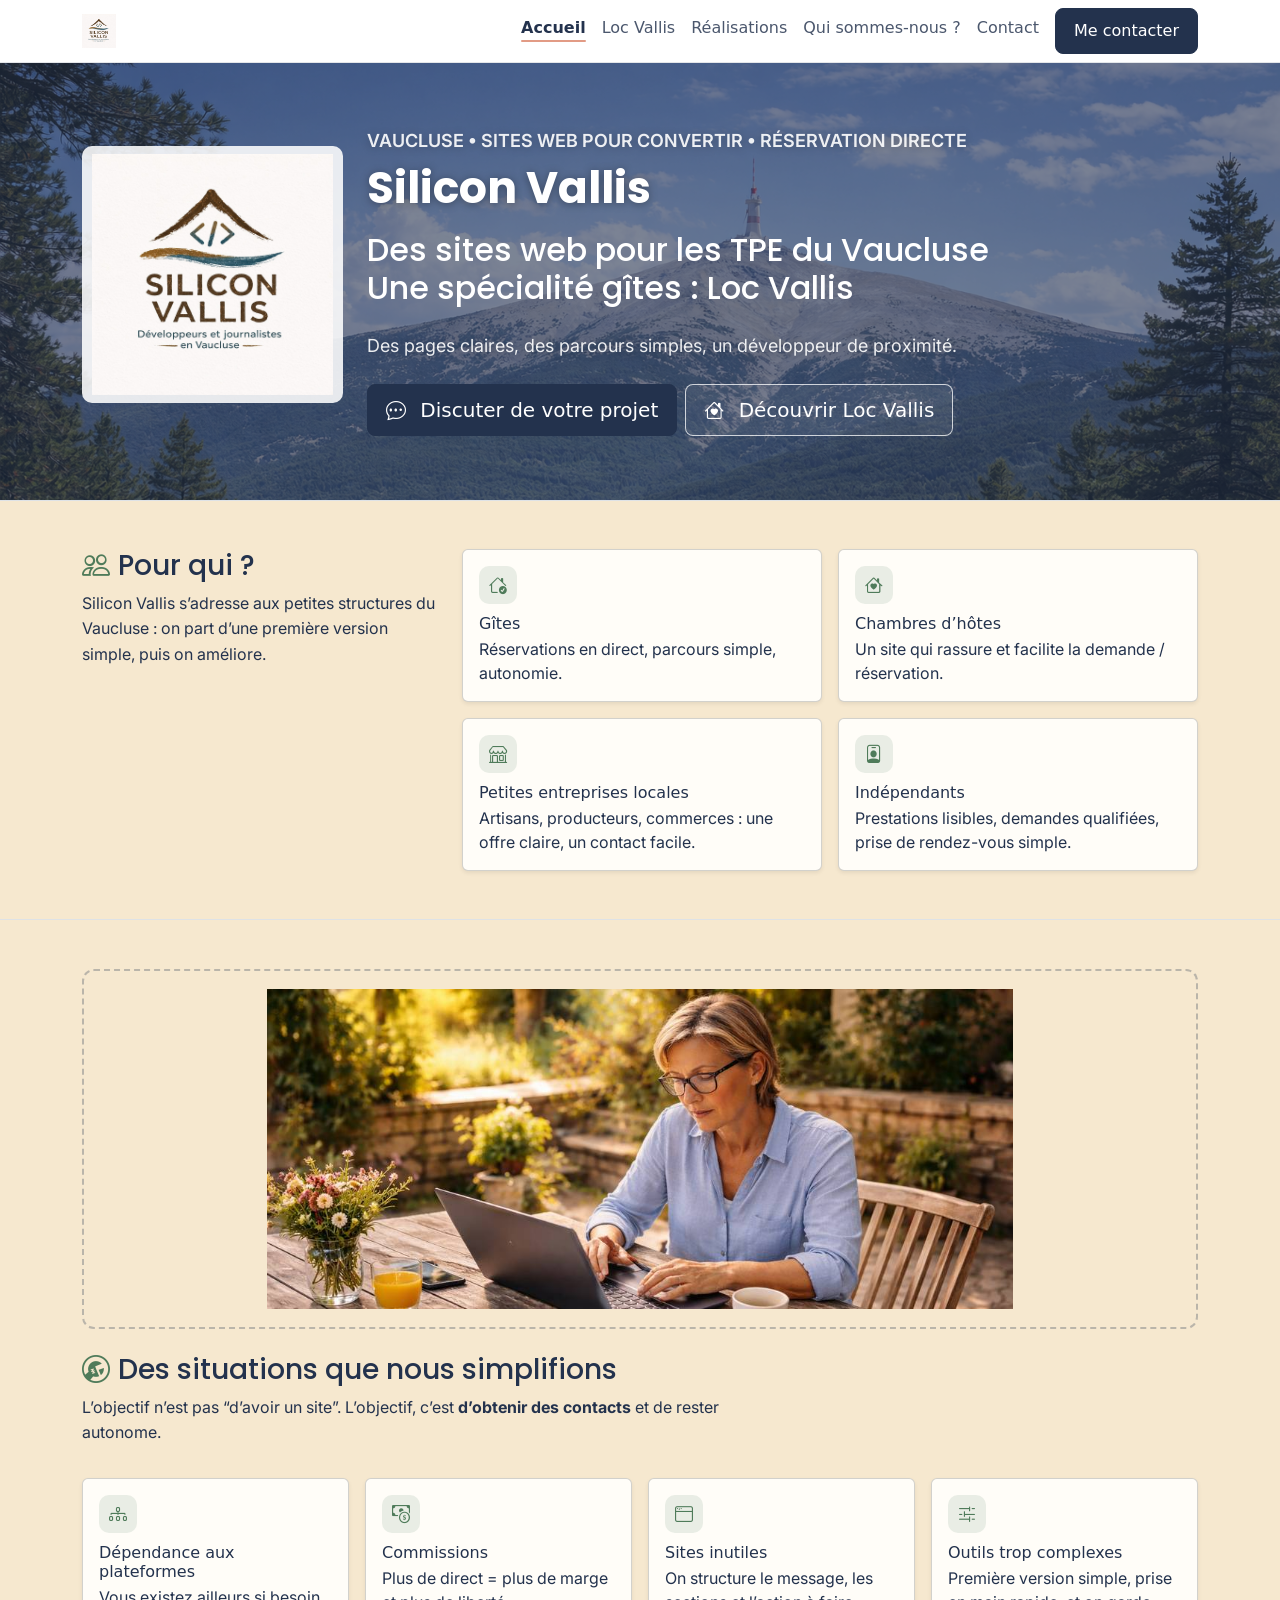
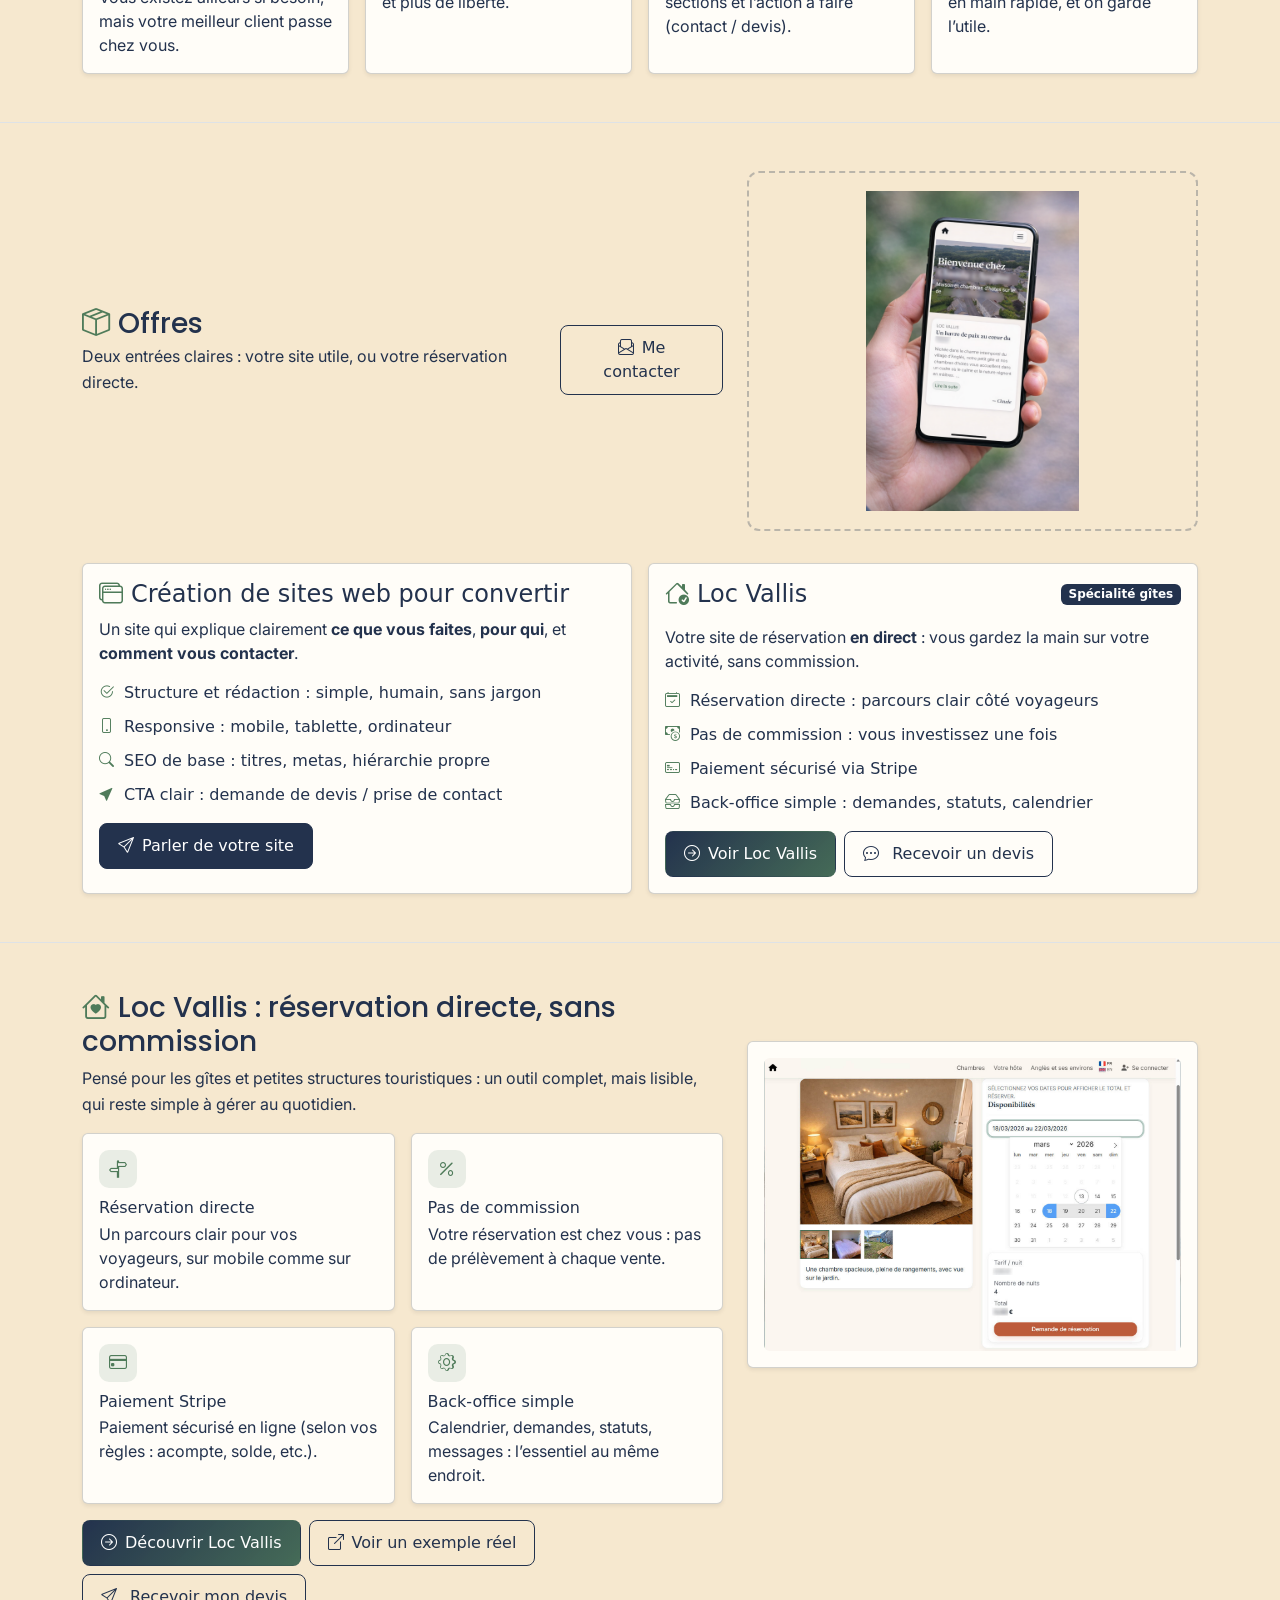
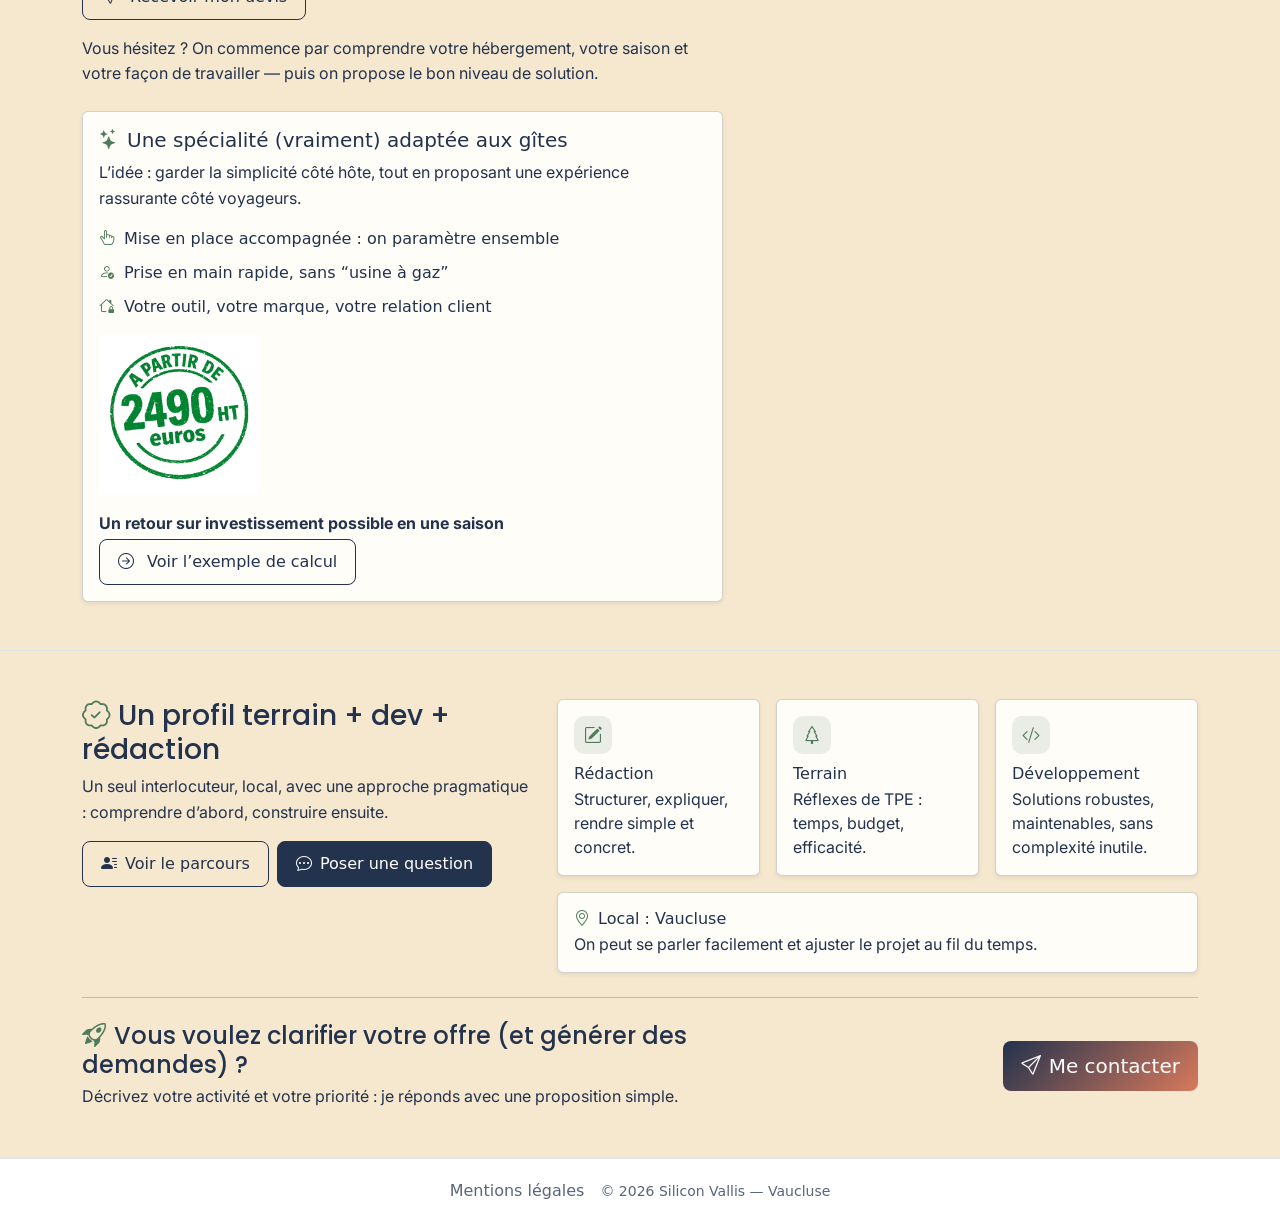
<file: index.html>
<!doctype html>
<html lang="fr">
  <head>
    <meta charset="utf-8" />
    <meta name="viewport" content="width=device-width, initial-scale=1" />

    <title>Silicon Vallis — sites web pour convertir & réservation directe (Vaucluse)</title>
    <meta
      name="description"
      content="Silicon Vallis (Vaucluse) : création de sites web pour convertir pour TPE locales + Loc Vallis, solution de réservation directe pour gîtes (sans commission)." />

    <link rel="canonical" href="https://silicon-vallis.fr/" />
    <meta name="robots" content="index,follow" />

    <link rel="icon" href="/favicon.svg" type="image/svg+xml" />
    <link rel="manifest" href="/site.webmanifest" />
    <link rel="apple-touch-icon" href="/images/logo_v2.jpg" />

    <meta property="og:title" content="Silicon Vallis" />
    <meta
      property="og:description"
      content="Sites web pour convertir pour TPE locales (Vaucluse) + Loc Vallis : réservation directe pour gîtes, sans commission." />
    <meta property="og:url" content="https://silicon-vallis.fr/" />
    <meta property="og:site_name" content="Silicon Vallis" />
    <meta property="og:type" content="website" />
    <meta property="og:locale" content="fr_FR" />
    <meta property="og:image" content="https://silicon-vallis.fr/images/ventoux-banner.png" />
    <meta property="og:image:alt" content="Silicon Vallis — Vaucluse" />

    <meta name="twitter:card" content="summary_large_image" />
    <meta name="twitter:title" content="Silicon Vallis" />
    <meta
      name="twitter:description"
      content="Sites web pour convertir pour TPE locales (Vaucluse) + Loc Vallis : réservation directe pour gîtes, sans commission." />
    <meta name="twitter:image" content="https://silicon-vallis.fr/images/ventoux-banner.png" />

    <script type="application/ld+json">
      {
        "@context": "https://schema.org",
        "@graph": [
          {
            "@type": "WebSite",
            "name": "Silicon Vallis",
            "url": "https://silicon-vallis.fr/"
          },
          {
            "@type": "ProfessionalService",
            "name": "Silicon Vallis",
            "url": "https://silicon-vallis.fr/",
            "logo": "https://silicon-vallis.fr/images/logo_v2.jpg",
            "image": "https://silicon-vallis.fr/images/ventoux-banner.png",
            "email": "contact@silicon-vallis.fr",
            "areaServed": [
              { "@type": "AdministrativeArea", "name": "Vaucluse" },
              { "@type": "City", "name": "Pernes-les-Fontaines" }
            ],
            "description": "Création de sites web pour convertir pour TPE locales en Vaucluse + Loc Vallis, réservation directe pour gîtes (sans commission)."
          }
        ]
      }
    </script>

    <!-- Choix structurant (première version) : site statique multi-pages en Bootstrap, sans build ni framework. -->
    <link
      href="https://cdn.jsdelivr.net/npm/bootstrap@5.3.3/dist/css/bootstrap.min.css"
      rel="stylesheet" />
    <link
      href="https://cdn.jsdelivr.net/npm/bootstrap-icons@1.11.3/font/bootstrap-icons.min.css"
      rel="stylesheet" />
    <link rel="stylesheet" href="./assets/styles.css" />
    <script defer src="./assets/main.js"></script>
  </head>
  <body>
    <a class="skip-link" href="#contenu">Aller au contenu</a>

    <!-- NAVBAR (UI kit Le Wagon) -->
    <header class="sticky-top js-site-header">
      <div class="navbar navbar-expand-sm navbar-light navbar-lewagon" aria-label="Navigation principale">
        <div class="container">
          <a class="navbar-brand" href="./index.html" aria-label="Silicon Vallis (accueil)">
            <img src="./images/logo_v2.jpg" alt="Silicon Vallis" width="140" height="34" decoding="async" />
          </a>

          <button
            class="navbar-toggler"
            type="button"
            data-bs-toggle="collapse"
            data-bs-target="#navbarSupportedContent"
            aria-controls="navbarSupportedContent"
            aria-expanded="false"
            aria-label="Ouvrir le menu">
            <span class="navbar-toggler-icon"></span>
          </button>

          <div class="collapse navbar-collapse" id="navbarSupportedContent">
            <ul class="navbar-nav ms-auto">
              <li class="nav-item"><a class="nav-link active" aria-current="page" href="./index.html">Accueil</a></li>
              <li class="nav-item"><a class="nav-link" href="./loc-vallis/index.html">Loc Vallis</a></li>
              <li class="nav-item"><a class="nav-link" href="./realisations/index.html">Réalisations</a></li>
              <li class="nav-item"><a class="nav-link" href="./qui-sommes-nous/index.html">Qui sommes-nous ?</a></li>
              <li class="nav-item"><a class="nav-link" href="./contact/index.html">Contact</a></li>
              <li class="nav-item ms-sm-2">
                <a class="btn btn-flat" href="./contact/index.html">Me contacter</a>
              </li>
            </ul>
          </div>
        </div>
      </div>
    </header>

    <main id="contenu" class="sv-home">
      <!-- 1) HERO -->
      <section
        class="banner sv-hero"
        style="background-image: linear-gradient(rgba(var(--sv-ink-rgb),0.60), rgba(var(--sv-ink-rgb),0.60)), url('./images/ventoux-banner.png');">
        <div class="container">
          <div class="row align-items-center g-4">
            <div class="col-lg-3">
              <img class="banner-logo sv-reveal--hero" src="./images/logo_v2.jpg" alt="Silicon Vallis" width="220" height="56" decoding="async" />
            </div>
            <div class="col-lg-9">
              <div class="row align-items-center g-4">
                <div class="col-12">
                  <p class="text-uppercase small fw-semibold mt-0 mb-2 sv-reveal--hero">Vaucluse • sites web pour convertir • réservation directe</p>
                  <h1 class="sv-reveal--hero">Silicon Vallis</h1>
                  <h2 class="sv-reveal--hero mt-3">Des sites web pour les TPE du Vaucluse <br> Une spécialité gîtes : Loc Vallis</h2>
                  <p class="sv-reveal--hero sv-prose mt-4">
                    Des pages claires, des parcours simples, un développeur de proximité.
                  </p>
                  <div class="d-flex gap-2 flex-wrap sv-reveal--hero">
                    <a class="btn btn-flat btn-lg" href="./contact/index.html">
                      <i class="bi bi-chat-dots sv-btn-icon" aria-hidden="true"></i>
                      Discuter de votre projet
                    </a>
                    <a class="btn btn-ghost btn-lg" href="./loc-vallis/index.html">
                      <i class="bi bi-house-heart sv-btn-icon" aria-hidden="true"></i>
                      Découvrir Loc Vallis
                    </a>
                  </div>
                </div>
              </div>
            </div>
          </div>
        </div>
      </section>

      <!-- 2) POUR QUI -->
      <section class="sv-section py-5 bg-light border-top border-bottom sv-reveal-on-scroll" aria-label="Pour qui">
        <div class="container">
          <div class="row g-4 align-items-start">
            <div class="col-lg-4">
              <h2 class="h3 mb-2"><i class="bi bi-people sv-section-icon" aria-hidden="true"></i>Pour qui ?</h2>
              <p class="text-secondary mb-0 sv-prose">
                Silicon Vallis s’adresse aux petites structures du Vaucluse : on part d’une première version simple, puis on améliore.
              </p>
            </div>
            <div class="col-lg-8">
              <div class="row g-3">
                <div class="col-12 col-sm-6">
                  <div class="card h-100 shadow-sm sv-hover-card">
                    <div class="card-body">
                      <div class="sv-proof-icon"><i class="bi bi-house-check" aria-hidden="true"></i></div>
                      <h3 class="h6 mb-1">Gîtes</h3>
                      <p class="text-secondary mb-0">Réservations en direct, parcours simple, autonomie.</p>
                    </div>
                  </div>
                </div>
                <div class="col-12 col-sm-6">
                  <div class="card h-100 shadow-sm sv-hover-card">
                    <div class="card-body">
                      <div class="sv-proof-icon"><i class="bi bi-house-heart" aria-hidden="true"></i></div>
                      <h3 class="h6 mb-1">Chambres d’hôtes</h3>
                      <p class="text-secondary mb-0">Un site qui rassure et facilite la demande / réservation.</p>
                    </div>
                  </div>
                </div>
                <div class="col-12 col-sm-6">
                  <div class="card h-100 shadow-sm sv-hover-card">
                    <div class="card-body">
                      <div class="sv-proof-icon"><i class="bi bi-shop" aria-hidden="true"></i></div>
                      <h3 class="h6 mb-1">Petites entreprises locales</h3>
                      <p class="text-secondary mb-0">Artisans, producteurs, commerces : une offre claire, un contact facile.</p>
                    </div>
                  </div>
                </div>
                <div class="col-12 col-sm-6">
                  <div class="card h-100 shadow-sm sv-hover-card">
                    <div class="card-body">
                      <div class="sv-proof-icon"><i class="bi bi-person-badge" aria-hidden="true"></i></div>
                      <h3 class="h6 mb-1">Indépendants</h3>
                      <p class="text-secondary mb-0">Prestations lisibles, demandes qualifiées, prise de rendez-vous simple.</p>
                    </div>
                  </div>
                </div>
              </div>
            </div>
          </div>
        </div>
      </section>

      <!-- 3) PROBLÈMES RÉSOLUS -->
      <section class="sv-section py-5 sv-reveal-on-scroll" aria-label="Problèmes résolus">
        <div class="container">
          <div class="mb-4">
            <div class="image-placeholder" aria-label="Illustration (métier)">
              <img
                class="img-fluid"
                src="./images/probleme.jpg"
                alt="Illustration d’un métier local (Vaucluse)"
                loading="lazy"
                decoding="async" />
            </div>
          </div>
          <h2 class="h3"><i class="bi bi-wrench-adjustable-circle sv-section-icon" aria-hidden="true"></i>Des situations que nous simplifions</h2>
          <p class="text-secondary mb-0 sv-prose">
            L’objectif n’est pas “d’avoir un site”. L’objectif, c’est <strong>d’obtenir des contacts</strong> et de rester autonome.
          </p>

          <div class="row g-3 mt-3" aria-label="Problèmes">
            <div class="col-12 col-md-6 col-lg-3">
              <div class="card h-100 shadow-sm sv-hover-card">
                <div class="card-body">
                  <div class="sv-proof-icon"><i class="bi bi-diagram-3" aria-hidden="true"></i></div>
                  <h3 class="h6 mb-1">Dépendance aux plateformes</h3>
                  <p class="text-secondary mb-0">Vous existez ailleurs si besoin, mais votre meilleur client passe chez vous.</p>
                </div>
              </div>
            </div>
            <div class="col-12 col-md-6 col-lg-3">
              <div class="card h-100 shadow-sm sv-hover-card">
                <div class="card-body">
                  <div class="sv-proof-icon"><i class="bi bi-cash-coin" aria-hidden="true"></i></div>
                  <h3 class="h6 mb-1">Commissions</h3>
                  <p class="text-secondary mb-0">Plus de direct = plus de marge et plus de liberté.</p>
                </div>
              </div>
            </div>
            <div class="col-12 col-md-6 col-lg-3">
              <div class="card h-100 shadow-sm sv-hover-card">
                <div class="card-body">
                  <div class="sv-proof-icon"><i class="bi bi-window" aria-hidden="true"></i></div>
                  <h3 class="h6 mb-1">Sites inutiles</h3>
                  <p class="text-secondary mb-0">On structure le message, les sections et l’action à faire (contact / devis).</p>
                </div>
              </div>
            </div>
            <div class="col-12 col-md-6 col-lg-3">
              <div class="card h-100 shadow-sm sv-hover-card">
                <div class="card-body">
                  <div class="sv-proof-icon"><i class="bi bi-sliders2" aria-hidden="true"></i></div>
                  <h3 class="h6 mb-1">Outils trop complexes</h3>
                  <p class="text-secondary mb-0">Première version simple, prise en main rapide, et on garde l’utile.</p>
                </div>
              </div>
            </div>
          </div>

        </div>
      </section>

      <!-- 4) OFFRES -->
      <section class="sv-section py-5 bg-light border-top border-bottom sv-reveal-on-scroll" aria-label="Offres">
        <div class="container">
          <div class="row g-4 align-items-center">
            <div class="col-lg-7">
              <div class="d-flex flex-column flex-lg-row align-items-start align-items-lg-end justify-content-between gap-2">
                <div>
                  <h2 class="h3 mb-1"><i class="bi bi-box-seam sv-section-icon" aria-hidden="true"></i>Offres</h2>
                  <p class="text-secondary mb-0 sv-prose">Deux entrées claires : votre site utile, ou votre réservation directe.</p>
                </div>
                <a class="btn btn-ghost" href="./contact/index.html"><i class="bi bi-envelope-paper sv-btn-icon" aria-hidden="true"></i>Me contacter</a>
              </div>
            </div>
            <div class="col-lg-5">
              <div class="image-placeholder" aria-label="Aperçu (smartphone)">
                <img class="img-fluid" src="./images/smartphone.png" alt="Aperçu sur smartphone" loading="lazy" decoding="async" />
              </div>
            </div>
          </div>

          <div class="row g-3 mt-3" aria-label="Offres">
            <div class="col-lg-6">
              <div class="card h-100 shadow-sm sv-hover-card">
                <div class="card-body">
                  <h3 class="h4"><i class="bi bi-window-stack sv-section-icon" aria-hidden="true"></i>Création de sites web pour convertir</h3>
                  <p class="text-secondary">
                    Un site qui explique clairement <strong>ce que vous faites</strong>, <strong>pour qui</strong>, et <strong>comment vous contacter</strong>.
                  </p>
                  <ul class="mb-3 sv-icon-list">
                    <li><i class="bi bi-check2-circle" aria-hidden="true"></i><span>Structure et rédaction : simple, humain, sans jargon</span></li>
                    <li><i class="bi bi-phone" aria-hidden="true"></i><span>Responsive : mobile, tablette, ordinateur</span></li>
                    <li><i class="bi bi-search" aria-hidden="true"></i><span>SEO de base : titres, metas, hiérarchie propre</span></li>
                    <li><i class="bi bi-cursor-fill" aria-hidden="true"></i><span>CTA clair : demande de devis / prise de contact</span></li>
                  </ul>
                  <a class="btn btn-flat" href="./contact/index.html"><i class="bi bi-send sv-btn-icon" aria-hidden="true"></i>Parler de votre site</a>
                </div>
              </div>
            </div>

            <div class="col-lg-6">
              <div class="card h-100 shadow-sm sv-hover-card">
                <div class="card-body">
                  <div class="d-flex align-items-center justify-content-between gap-3 flex-wrap">
                    <h3 class="h4 mb-0"><i class="bi bi-house-check sv-section-icon" aria-hidden="true"></i>Loc Vallis</h3>
                    <span class="badge text-bg-primary">Spécialité gîtes</span>
                  </div>
                  <p class="text-secondary mt-3">
                    Votre site de réservation <strong>en direct</strong> : vous gardez la main sur votre activité, sans commission.
                  </p>
                  <ul class="mb-3 sv-icon-list">
                    <li><i class="bi bi-calendar2-check" aria-hidden="true"></i><span>Réservation directe : parcours clair côté voyageurs</span></li>
                    <li><i class="bi bi-cash-coin" aria-hidden="true"></i><span>Pas de commission : vous investissez une fois</span></li>
                    <li><i class="bi bi-credit-card-2-front" aria-hidden="true"></i><span>Paiement sécurisé via Stripe</span></li>
                    <li><i class="bi bi-inboxes" aria-hidden="true"></i><span>Back-office simple : demandes, statuts, calendrier</span></li>
                  </ul>
                  <div class="d-flex gap-2 flex-wrap">
                    <a class="btn btn-flat btn-loc-vallis" href="./loc-vallis/index.html"><i class="bi bi-arrow-right-circle sv-btn-icon" aria-hidden="true"></i>Voir Loc Vallis</a>
                    <a
                      class="btn btn-ghost"
                      href="./contact/index.html?activity=G%C3%AEte%20/%20h%C3%A9bergement&message=Bonjour%2C%20je%20souhaite%20en%20savoir%20plus%20sur%20Loc%20Vallis%20(et%20obtenir%20un%20devis).">
                      <i class="bi bi-chat-dots sv-btn-icon" aria-hidden="true"></i>
                      Recevoir un devis
                    </a>
                  </div>
                </div>
              </div>
            </div>
          </div>
        </div>
      </section>

      <!-- 5) SECTION FORTE LOC VALLIS -->
      <section class="sv-section py-5 sv-reveal-on-scroll" aria-label="Loc Vallis">
        <div class="container">
          <div class="row g-4 align-items-start">
            <div class="col-lg-7">
              <h2 class="h3"><i class="bi bi-house-heart sv-section-icon" aria-hidden="true"></i>Loc Vallis : réservation directe, sans commission</h2>
              <p class="text-secondary sv-prose">
                Pensé pour les gîtes et petites structures touristiques : un outil complet, mais lisible, qui reste simple à gérer au quotidien.
              </p>

              <div class="row g-3" aria-label="Bénéfices Loc Vallis">
                <div class="col-md-6">
                  <div class="card h-100 shadow-sm sv-hover-card">
                    <div class="card-body">
                      <div class="sv-proof-icon"><i class="bi bi-signpost-split" aria-hidden="true"></i></div>
                      <h3 class="h6 mb-1">Réservation directe</h3>
                      <p class="text-secondary mb-0">Un parcours clair pour vos voyageurs, sur mobile comme sur ordinateur.</p>
                    </div>
                  </div>
                </div>
                <div class="col-md-6">
                  <div class="card h-100 shadow-sm sv-hover-card">
                    <div class="card-body">
                      <div class="sv-proof-icon"><i class="bi bi-percent" aria-hidden="true"></i></div>
                      <h3 class="h6 mb-1">Pas de commission</h3>
                      <p class="text-secondary mb-0">Votre réservation est chez vous : pas de prélèvement à chaque vente.</p>
                    </div>
                  </div>
                </div>
                <div class="col-md-6">
                  <div class="card h-100 shadow-sm sv-hover-card">
                    <div class="card-body">
                      <div class="sv-proof-icon"><i class="bi bi-credit-card" aria-hidden="true"></i></div>
                      <h3 class="h6 mb-1">Paiement Stripe</h3>
                      <p class="text-secondary mb-0">Paiement sécurisé en ligne (selon vos règles : acompte, solde, etc.).</p>
                    </div>
                  </div>
                </div>
                <div class="col-md-6">
                  <div class="card h-100 shadow-sm sv-hover-card">
                    <div class="card-body">
                      <div class="sv-proof-icon"><i class="bi bi-gear" aria-hidden="true"></i></div>
                      <h3 class="h6 mb-1">Back-office simple</h3>
                      <p class="text-secondary mb-0">Calendrier, demandes, statuts, messages : l’essentiel au même endroit.</p>
                    </div>
                  </div>
                </div>
              </div>

              <div class="d-flex gap-2 flex-wrap mt-3">
                <a class="btn btn-flat btn-loc-vallis" href="./loc-vallis/index.html"><i class="bi bi-arrow-right-circle sv-btn-icon" aria-hidden="true"></i>Découvrir Loc Vallis</a>
                <a class="btn btn-ghost" href="https://www.gite-angles.fr/" target="_blank" rel="noreferrer"><i class="bi bi-box-arrow-up-right sv-btn-icon" aria-hidden="true"></i>Voir un exemple réel</a>
                <a
                  class="btn btn-ghost"
                  href="./contact/index.html?activity=G%C3%AEte%20/%20h%C3%A9bergement&message=Bonjour%2C%20je%20souhaite%20un%20devis%20pour%20Loc%20Vallis%20(achat%20one-shot%2C%20sans%20commission).">
                  <i class="bi bi-send sv-btn-icon" aria-hidden="true"></i>
                  Recevoir mon devis
                </a>
              </div>
              <p class="text-secondary mt-3 mb-0 sv-prose">
                Vous hésitez ? On commence par comprendre votre hébergement, votre saison et votre façon de travailler — puis on propose le bon niveau de solution.
              </p>

              <div class="card shadow-sm sv-hover-card mt-4">
                <div class="card-body">
                  <h3 class="h5"><i class="bi bi-stars sv-section-icon" aria-hidden="true"></i>Une spécialité (vraiment) adaptée aux gîtes</h3>
                  <p class="text-secondary sv-prose">
                    L’idée : garder la simplicité côté hôte, tout en proposant une expérience rassurante côté voyageurs.
                  </p>
                  <div class="d-flex align-items-start justify-content-between gap-3 flex-wrap" aria-label="Tarif Loc Vallis">
                    <ul class="mb-0 sv-icon-list flex-grow-1">
                      <li><i class="bi bi-hand-index-thumb" aria-hidden="true"></i><span>Mise en place accompagnée : on paramètre ensemble</span></li>
                      <li><i class="bi bi-person-check" aria-hidden="true"></i><span>Prise en main rapide, sans “usine à gaz”</span></li>
                      <li><i class="bi bi-house-lock" aria-hidden="true"></i><span>Votre outil, votre marque, votre relation client</span></li>
                    </ul>
                    <img
                      class="sv-price-stamp"
                      src="./images/tampon_2490.jpg"
                      alt="2 490 € HT"
                      loading="lazy"
                      decoding="async" />
                  </div>

                  <div class="mt-3" aria-label="Retour sur investissement Loc Vallis">
                    <p class="mb-1"><strong>Un retour sur investissement possible en une saison</strong></p>
                    <a class="btn btn-ghost" href="./loc-vallis/index.html#roi">
                      <i class="bi bi-arrow-right-circle sv-btn-icon" aria-hidden="true"></i>
                      Voir l’exemple de calcul
                    </a>
                  </div>
                </div>
              </div>
            </div>

            <div class="col-lg-5">
              <div class="card h-100 shadow-sm sv-hover-card" style="transform: translateY(50px);">
                <div class="card-body">
                  <img
                    class="img-fluid rounded w-100"
                    src="./images/capture_locvallis.jpg"
                    alt="Capture d’écran de Loc Vallis"
                    loading="lazy"
                    decoding="async" />
                </div>
              </div>
            </div>
          </div>
        </div>
      </section>

      <!-- 6) CRÉDIBILITÉ & CONTACT -->
      <section class="sv-section py-5 bg-light border-top border-bottom sv-reveal-on-scroll" aria-label="Crédibilité et contact">
        <div class="container">
          <div class="row g-4 align-items-start">
            <div class="col-lg-5">
              <h2 class="h3 mb-2"><i class="bi bi-patch-check sv-section-icon" aria-hidden="true"></i>Un profil terrain + dev + rédaction</h2>
              <p class="text-secondary mb-3 sv-prose">
                Un seul interlocuteur, local, avec une approche pragmatique : comprendre d’abord, construire ensuite.
              </p>
              <div class="d-flex gap-2 flex-wrap">
                <a class="btn btn-ghost" href="./qui-sommes-nous/index.html"><i class="bi bi-person-lines-fill sv-btn-icon" aria-hidden="true"></i>Voir le parcours</a>
                <a class="btn btn-flat" href="./contact/index.html"><i class="bi bi-chat-dots sv-btn-icon" aria-hidden="true"></i>Poser une question</a>
              </div>
            </div>
            <div class="col-lg-7">
              <div class="row g-3" aria-label="Preuves">
                <div class="col-md-4">
                  <div class="card h-100 shadow-sm sv-hover-card">
                    <div class="card-body">
                      <div class="sv-proof-icon"><i class="bi bi-pencil-square" aria-hidden="true"></i></div>
                      <h3 class="h6 mb-1">Rédaction</h3>
                      <p class="text-secondary mb-0">Structurer, expliquer, rendre simple et concret.</p>
                    </div>
                  </div>
                </div>
                <div class="col-md-4">
                  <div class="card h-100 shadow-sm sv-hover-card">
                    <div class="card-body">
                      <div class="sv-proof-icon"><i class="bi bi-tree" aria-hidden="true"></i></div>
                      <h3 class="h6 mb-1">Terrain</h3>
                      <p class="text-secondary mb-0">Réflexes de TPE : temps, budget, efficacité.</p>
                    </div>
                  </div>
                </div>
                <div class="col-md-4">
                  <div class="card h-100 shadow-sm sv-hover-card">
                    <div class="card-body">
                      <div class="sv-proof-icon"><i class="bi bi-code-slash" aria-hidden="true"></i></div>
                      <h3 class="h6 mb-1">Développement</h3>
                      <p class="text-secondary mb-0">Solutions robustes, maintenables, sans complexité inutile.</p>
                    </div>
                  </div>
                </div>
              </div>
              <div class="card shadow-sm mt-3 sv-hover-card">
                <div class="card-body">
                  <h3 class="h6 mb-1"><i class="bi bi-geo-alt sv-section-icon" aria-hidden="true"></i>Local : Vaucluse</h3>
                  <p class="text-secondary mb-0">On peut se parler facilement et ajuster le projet au fil du temps.</p>
                </div>
              </div>
            </div>
          </div>

          <hr class="my-4" />

          <div class="row align-items-center g-3" aria-label="Contact">
            <div class="col-lg-8">
              <h2 class="h4 mb-1"><i class="bi bi-rocket-takeoff sv-section-icon" aria-hidden="true"></i>Vous voulez clarifier votre offre (et générer des demandes) ?</h2>
              <p class="text-secondary mb-0 sv-prose">Décrivez votre activité et votre priorité : je réponds avec une proposition simple.</p>
            </div>
            <div class="col-lg-4 text-lg-end">
              <a class="btn btn-gradient btn-lg" href="./contact/index.html"><i class="bi bi-send sv-btn-icon" aria-hidden="true"></i>Me contacter</a>
            </div>
          </div>
        </div>
      </section>
    </main>

    <div class="sv-mobile-cta d-lg-none" aria-label="Action rapide">
      <a class="btn btn-gradient btn-lg w-100" href="./contact/index.html">
        <i class="bi bi-send sv-btn-icon" aria-hidden="true"></i>
        Me contacter
      </a>
    </div>

    <!-- FOOTER (UI kit Le Wagon) -->
    <footer class="footer">
      <div class="container d-flex flex-column flex-md-row justify-content-center align-items-center gap-2">
        <div class="d-flex align-items-center gap-3">
          <a href="./mentions-legales/index.html">Mentions légales</a>
          <div class="footer-copyright">© <span id="year"></span> Silicon Vallis — Vaucluse</div>
        </div>
      </div>
    </footer>

    <script src="https://cdn.jsdelivr.net/npm/bootstrap@5.3.3/dist/js/bootstrap.bundle.min.js"></script>
  </body>
</html>
</file>
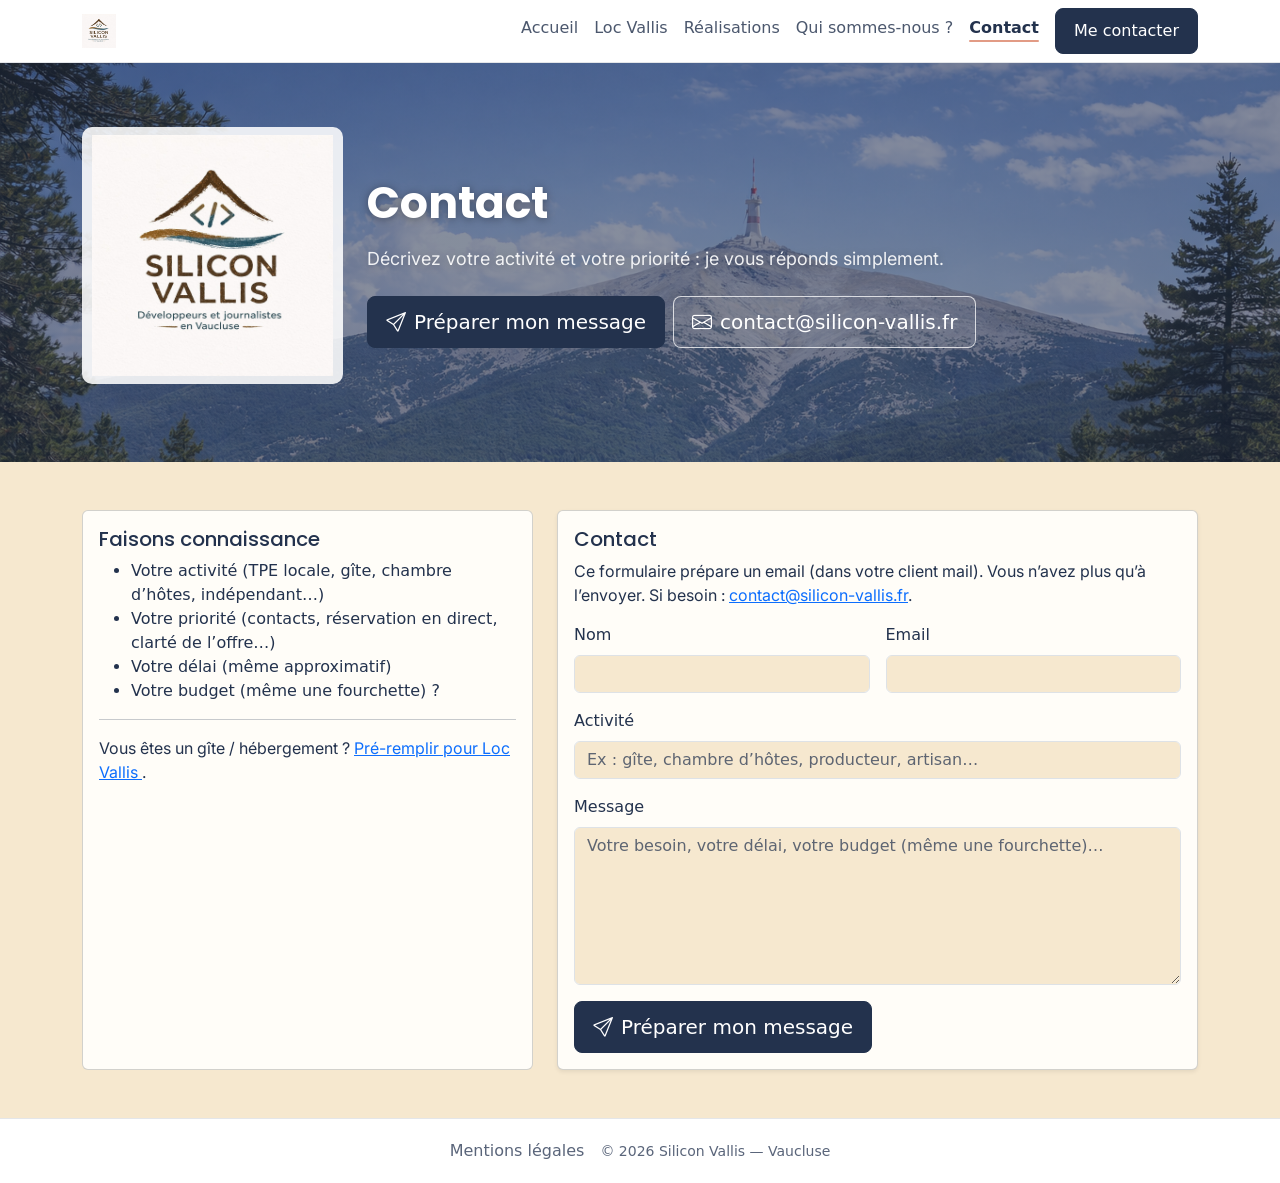
<file: contact/index.html>
<!doctype html>
<html lang="fr">
	<head>
		<!-- HEAD / SEO (première version) -->
		<meta charset="utf-8" />
		<meta name="viewport" content="width=device-width, initial-scale=1" />

		<title>Contact — Silicon Vallis</title>
		<meta
			name="description"
			content="Contact Silicon Vallis (Vaucluse) : discuter d’un site web pour convertir, d’un besoin simple, ou de Loc Vallis (réservation directe pour gîtes)." />

		<link rel="canonical" href="https://silicon-vallis.fr/contact/" />
		<meta name="robots" content="index,follow" />

		<link rel="icon" href="/favicon.svg" type="image/svg+xml" />
		<link rel="manifest" href="/site.webmanifest" />
		<link rel="apple-touch-icon" href="/images/logo_v2.jpg" />

		<meta property="og:title" content="Contact — Silicon Vallis" />
		<meta property="og:description" content="Décrivez votre activité : on vous répond simplement." />
		<meta property="og:url" content="https://silicon-vallis.fr/contact/" />
		<meta property="og:site_name" content="Silicon Vallis" />
		<meta property="og:type" content="website" />
		<meta property="og:locale" content="fr_FR" />
		<meta property="og:image" content="https://silicon-vallis.fr/images/ventoux-banner.png" />
		<meta property="og:image:alt" content="Contact Silicon Vallis" />

		<meta name="twitter:card" content="summary_large_image" />
		<meta name="twitter:title" content="Contact — Silicon Vallis" />
		<meta name="twitter:description" content="Décrivez votre activité : on vous répond simplement." />
		<meta name="twitter:image" content="https://silicon-vallis.fr/images/ventoux-banner.png" />

		<script type="application/ld+json">
			{
				"@context": "https://schema.org",
				"@graph": [
					{
						"@type": "ContactPage",
						"name": "Contact — Silicon Vallis",
						"url": "https://silicon-vallis.fr/contact/",
						"isPartOf": { "@type": "WebSite", "name": "Silicon Vallis", "url": "https://silicon-vallis.fr/" }
					},
					{
						"@type": "ProfessionalService",
						"name": "Silicon Vallis",
						"url": "https://silicon-vallis.fr/",
						"logo": "https://silicon-vallis.fr/images/logo_v2.jpg",
						"email": "contact@silicon-vallis.fr",
						"areaServed": [
							{ "@type": "AdministrativeArea", "name": "Vaucluse" },
							{ "@type": "City", "name": "Pernes-les-Fontaines" }
						]
					}
				]
			}
		</script>

		<link
			href="https://cdn.jsdelivr.net/npm/bootstrap@5.3.3/dist/css/bootstrap.min.css"
			rel="stylesheet" />
		<link
			href="https://cdn.jsdelivr.net/npm/bootstrap-icons@1.11.3/font/bootstrap-icons.min.css"
			rel="stylesheet" />
		<link rel="stylesheet" href="../assets/styles.css" />
		<script defer src="../assets/main.js"></script>
	</head>

	<body>
		<a class="skip-link" href="#contenu">Aller au contenu</a>

		<!-- NAVBAR -->
		<header class="sticky-top js-site-header">
			<div class="navbar navbar-expand-sm navbar-light navbar-lewagon" aria-label="Navigation principale">
				<div class="container">
					<a class="navbar-brand" href="../index.html" aria-label="Silicon Vallis (accueil)">
						<img src="../images/logo_v2.jpg" alt="Silicon Vallis" width="140" height="34" decoding="async" />
					</a>

					<button
						class="navbar-toggler"
						type="button"
						data-bs-toggle="collapse"
						data-bs-target="#navbarSupportedContent"
						aria-controls="navbarSupportedContent"
						aria-expanded="false"
						aria-label="Ouvrir le menu">
						<span class="navbar-toggler-icon"></span>
					</button>

					<div class="collapse navbar-collapse" id="navbarSupportedContent">
						<ul class="navbar-nav ms-auto">
							<li class="nav-item"><a class="nav-link" href="../index.html">Accueil</a></li>
							<li class="nav-item"><a class="nav-link" href="../loc-vallis/index.html">Loc Vallis</a></li>
							<li class="nav-item"><a class="nav-link" href="../realisations/index.html">Réalisations</a></li>
							<li class="nav-item"><a class="nav-link" href="../qui-sommes-nous/index.html">Qui sommes-nous ?</a></li>
							<li class="nav-item"><a class="nav-link active" aria-current="page" href="./index.html">Contact</a></li>
							<li class="nav-item ms-sm-2"><a class="btn btn-flat" href="./index.html">Me contacter</a></li>
						</ul>
					</div>
				</div>
			</div>
		</header>

		<main id="contenu">
			<!-- BANNER -->
			<section class="banner sv-hero" style="background-image: linear-gradient(rgba(var(--sv-ink-rgb),0.55), rgba(var(--sv-ink-rgb),0.55)), url('../images/ventoux-banner.png');">
				<div class="container">
					<div class="row align-items-center g-4">
						<div class="col-lg-3">
							<img class="banner-logo sv-reveal--hero" src="../images/logo_v2.jpg" alt="Silicon Vallis" width="220" height="56" decoding="async" />
						</div>
						<div class="col-lg-9">
							<h1 class="sv-reveal--hero">Contact</h1>
							<p class="sv-reveal--hero">Décrivez votre activité et votre priorité : je vous réponds simplement.</p>
							<div class="d-flex gap-2 flex-wrap sv-reveal--hero">
								<a class="btn btn-flat btn-lg" href="#formulaire"><i class="bi bi-send sv-btn-icon" aria-hidden="true"></i>Préparer mon message</a>
								<a class="btn btn-ghost btn-lg" href="mailto:contact@silicon-vallis.fr"><i class="bi bi-envelope sv-btn-icon" aria-hidden="true"></i>contact@silicon-vallis.fr</a>
							</div>
						</div>
					</div>
				</div>
			</section>

			<!-- FORMULAIRE -->
			<section class="py-5" id="formulaire">
				<div class="container">
					<div class="row g-4">
						<div class="col-lg-5">
							<div class="card h-100">
								<div class="card-body">
									<h2 class="h5">Faisons connaissance</h2>
									<ul class="mb-0">
										<li>Votre activité (TPE locale, gîte, chambre d’hôtes, indépendant…)</li>
										<li>Votre priorité (contacts, réservation en direct, clarté de l’offre…)</li>
										<li>Votre délai (même approximatif)</li>
										<li>Votre budget (même une fourchette) ?</li>
									</ul>
									<hr />
									<p class="text-secondary mb-0">
										Vous êtes un gîte / hébergement ?
										<a
											href="./index.html?activity=G%C3%AEte%20/%20h%C3%A9bergement&message=Bonjour%2C%20je%20souhaite%20en%20savoir%20plus%20sur%20Loc%20Vallis%20(et%20obtenir%20un%20devis).">
											Pré-remplir pour Loc Vallis
										</a>.
									</p>
								</div>
							</div>
						</div>

						<div class="col-lg-7">
							<div class="card shadow-sm">
								<div class="card-body">
									<h2 class="h5">Contact</h2>
									<p class="text-secondary">
										Ce formulaire prépare un email (dans votre client mail). Vous n’avez plus qu’à l’envoyer.
										Si besoin : <a href="mailto:contact@silicon-vallis.fr">contact@silicon-vallis.fr</a>.
									</p>


									<form
										data-contact-form
										action="mailto:contact@silicon-vallis.fr?subject=Silicon%20Vallis%20-%20Prise%20de%20contact"
										method="post"
										enctype="text/plain">
										<div class="row g-3">
											<div class="col-md-6">
												<label class="form-label" for="name">Nom</label>
												<input class="form-control" id="name" name="name" autocomplete="name" required />
											</div>
											<div class="col-md-6">
												<label class="form-label" for="email">Email</label>
												<input class="form-control" id="email" name="email" type="email" autocomplete="email" required />
											</div>
											<div class="col-12">
												<label class="form-label" for="activity">Activité</label>
												<input
													class="form-control"
													id="activity"
													name="activity"
													placeholder="Ex : gîte, chambre d’hôtes, producteur, artisan…"
													required />
											</div>
											<div class="col-12">
												<label class="form-label" for="message">Message</label>
												<textarea
													class="form-control"
													id="message"
													name="message"
													rows="6"
													placeholder="Votre besoin, votre délai, votre budget (même une fourchette)…"
													required></textarea>
											</div>
											<div class="col-12 d-flex gap-2 flex-wrap">
												<button class="btn btn-flat btn-lg" type="submit"><i class="bi bi-send sv-btn-icon" aria-hidden="true"></i>Préparer mon message</button>
											</div>
										</div>
									</form>
								</div>
							</div>
						</div>
					</div>
				</div>
			</section>
		</main>

		<!-- FOOTER -->
		<footer class="footer">
			<div class="container d-flex flex-column flex-md-row justify-content-center align-items-center gap-2">
				<div class="d-flex align-items-center gap-3">
					<a href="../mentions-legales/index.html">Mentions légales</a>
					<div class="footer-copyright">© <span id="year"></span> Silicon Vallis — Vaucluse</div>
				</div>
			</div>
		</footer>

		<script src="https://cdn.jsdelivr.net/npm/bootstrap@5.3.3/dist/js/bootstrap.bundle.min.js"></script>
	</body>
</html>
</file>
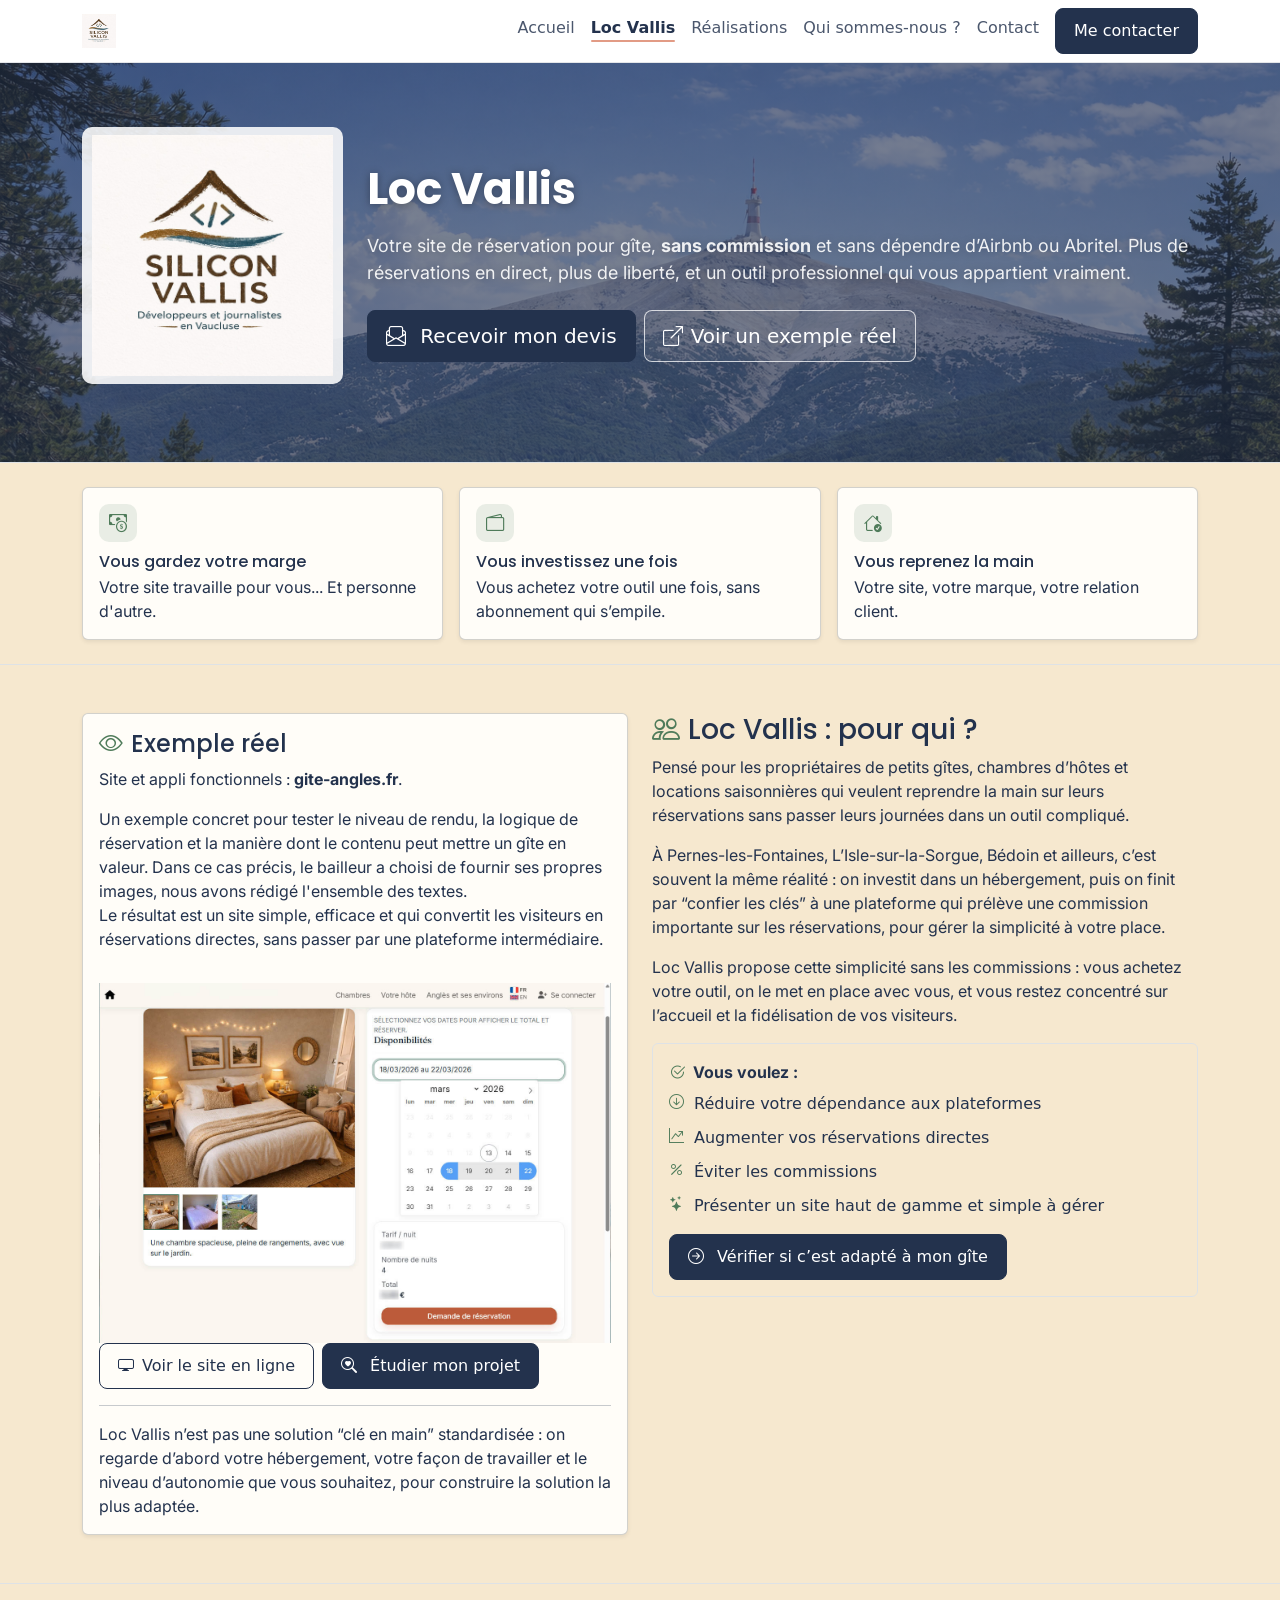
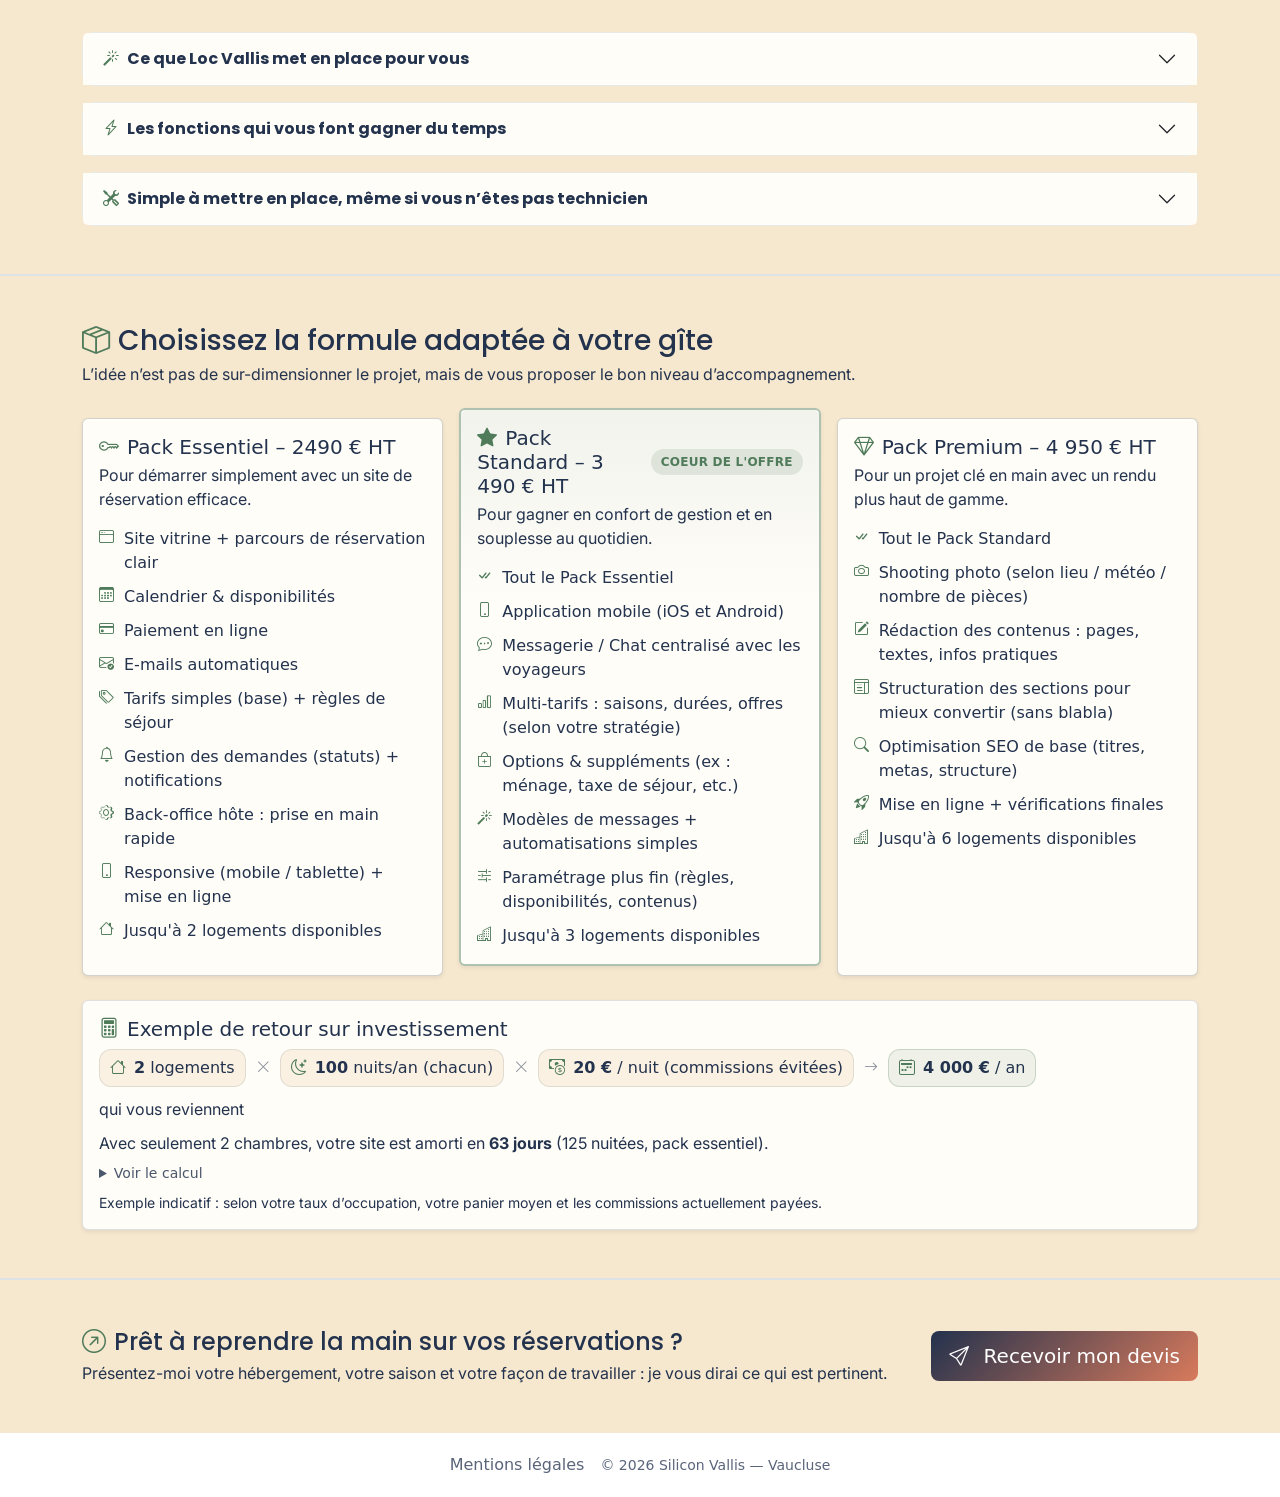
<file: loc-vallis/index.html>
<!doctype html>
<html lang="fr">
	<head>
		<!-- HEAD / SEO (première version) -->
		<meta charset="utf-8" />
		<meta name="viewport" content="width=device-width, initial-scale=1" />

		<title>Loc Vallis — moteur de réservation pour gîtes (sans commission)</title>
		<meta
			name="description"
			content="Loc Vallis : moteur de réservation pour gîtes individuels. Achat one-shot, réservations en direct, pas de commission." />

		<link rel="canonical" href="https://silicon-vallis.fr/loc-vallis/" />
		<meta name="robots" content="index,follow" />

		<link rel="icon" href="/favicon.svg" type="image/svg+xml" />
		<link rel="manifest" href="/site.webmanifest" />
		<link rel="apple-touch-icon" href="/images/logo_v2.jpg" />

		<meta property="og:title" content="Loc Vallis — Silicon Vallis" />
		<meta
			property="og:description"
			content="Réservations en direct, achat one-shot, pas de commission : un outil autonome pour gîtes et petites structures touristiques." />
		<meta property="og:url" content="https://silicon-vallis.fr/loc-vallis/" />
		<meta property="og:site_name" content="Silicon Vallis" />
		<meta property="og:type" content="website" />
		<meta property="og:locale" content="fr_FR" />
		<meta property="og:image" content="https://silicon-vallis.fr/images/ventoux-banner.png" />
		<meta property="og:image:alt" content="Loc Vallis — réservation directe pour gîtes" />

		<meta name="twitter:card" content="summary_large_image" />
		<meta name="twitter:title" content="Loc Vallis — moteur de réservation pour gîtes" />
		<meta
			name="twitter:description"
			content="Achat one-shot, réservations en direct, pas de commission : un outil autonome pour gîtes." />
		<meta name="twitter:image" content="https://silicon-vallis.fr/images/ventoux-banner.png" />

		<script type="application/ld+json">
			{
				"@context": "https://schema.org",
				"@graph": [
					{
						"@type": "WebPage",
						"name": "Loc Vallis — moteur de réservation pour gîtes (sans commission)",
						"url": "https://silicon-vallis.fr/loc-vallis/",
						"isPartOf": { "@type": "WebSite", "name": "Silicon Vallis", "url": "https://silicon-vallis.fr/" }
					},
					{
						"@type": "ProfessionalService",
						"name": "Silicon Vallis",
						"url": "https://silicon-vallis.fr/",
						"logo": "https://silicon-vallis.fr/images/logo_v2.jpg",
						"email": "contact@silicon-vallis.fr",
						"areaServed": [
							{ "@type": "AdministrativeArea", "name": "Vaucluse" },
							{ "@type": "City", "name": "Pernes-les-Fontaines" }
						]
					}
				]
			}
		</script>

		<link
			href="https://cdn.jsdelivr.net/npm/bootstrap@5.3.3/dist/css/bootstrap.min.css"
			rel="stylesheet" />
		<link
			href="https://cdn.jsdelivr.net/npm/bootstrap-icons@1.11.3/font/bootstrap-icons.min.css"
			rel="stylesheet" />
		<link rel="stylesheet" href="../assets/styles.css" />
		<script defer src="../assets/main.js"></script>
	</head>

	<body>
		<a class="skip-link" href="#contenu">Aller au contenu</a>

		<!-- NAVBAR (UI kit Le Wagon) -->
		<header class="sticky-top js-site-header">
			<div class="navbar navbar-expand-sm navbar-light navbar-lewagon" aria-label="Navigation principale">
				<div class="container">
					<a class="navbar-brand" href="../index.html" aria-label="Silicon Vallis (accueil)">
						<img src="../images/logo_v2.jpg" alt="Silicon Vallis" width="140" height="34" decoding="async" />
					</a>

					<button
						class="navbar-toggler"
						type="button"
						data-bs-toggle="collapse"
						data-bs-target="#navbarSupportedContent"
						aria-controls="navbarSupportedContent"
						aria-expanded="false"
						aria-label="Ouvrir le menu">
						<span class="navbar-toggler-icon"></span>
					</button>

					<div class="collapse navbar-collapse" id="navbarSupportedContent">
						<ul class="navbar-nav ms-auto">
							<li class="nav-item"><a class="nav-link" href="../index.html">Accueil</a></li>
							<li class="nav-item"><a class="nav-link active" aria-current="page" href="./index.html">Loc Vallis</a></li>
							<li class="nav-item"><a class="nav-link" href="../realisations/index.html">Réalisations</a></li>
							<li class="nav-item"><a class="nav-link" href="../qui-sommes-nous/index.html">Qui sommes-nous ?</a></li>
							<li class="nav-item"><a class="nav-link" href="../contact/index.html">Contact</a></li>
							<li class="nav-item ms-sm-2">
								<a
									class="btn btn-flat"
									href="../contact/index.html?activity=G%C3%AEte%20/%20h%C3%A9bergement&message=Bonjour%2C%20je%20souhaite%20en%20savoir%20plus%20sur%20Loc%20Vallis%20(et%20obtenir%20un%20devis).">
									Me contacter
								</a>
							</li>
						</ul>
					</div>
				</div>
			</div>
		</header>

		<main id="contenu">
			<!-- BANNER (page produit) -->
			<section
				class="banner sv-hero"
				style="background-image: linear-gradient(rgba(var(--sv-ink-rgb),0.62), rgba(var(--sv-ink-rgb),0.62)), url('../images/ventoux-banner.png');">
				<div class="container">
					<div class="row align-items-center g-4">
						<div class="col-lg-3">
							<img class="banner-logo sv-reveal--hero" src="../images/logo_v2.jpg" alt="Silicon Vallis" width="220" height="56" decoding="async" />
						</div>
						<div class="col-lg-9">
							<h1 class="sv-reveal--hero">Loc Vallis</h1>
							<p class="sv-reveal--hero">
								Votre site de réservation pour gîte, <strong>sans commission</strong> et sans dépendre d’Airbnb ou
								Abritel. Plus de réservations en direct, plus de liberté, et un outil professionnel qui vous
								appartient vraiment.
							</p>
							<div class="d-flex gap-2 flex-wrap sv-reveal--hero">
								<a
									class="btn btn-flat btn-lg"
									href="../contact/index.html?activity=G%C3%AEte%20/%20h%C3%A9bergement&message=Bonjour%2C%20je%20veux%20un%20devis%20pour%20Loc%20Vallis%20(achat%20one-shot%2C%20sans%20commission).">
									<i class="bi bi-envelope-paper sv-btn-icon" aria-hidden="true"></i>
									Recevoir mon devis
								</a>
								<a class="btn btn-ghost btn-lg" href="https://www.gite-angles.fr/" target="_blank" rel="noreferrer"><i class="bi bi-box-arrow-up-right sv-btn-icon" aria-hidden="true"></i>Voir un exemple réel</a>
							</div>
						</div>
					</div>
				</div>
			</section>

			<!-- PREUVES CLÉS -->
			<section class="py-4 bg-light border-top border-bottom sv-reveal-on-scroll">
				<div class="container">
					<div class="row g-3" aria-label="Preuves Loc Vallis">
						<div class="col-md-4">
							<div class="card h-100 shadow-sm sv-hover-card">
								<div class="card-body">
									<div class="sv-proof-icon"><i class="bi bi-cash-coin" aria-hidden="true"></i></div>
									<h2 class="h6 mb-1">Vous gardez votre marge</h2>
									<p class="text-secondary mb-0">Votre site travaille pour vous... Et personne d'autre.</p>
								</div>
							</div>
						</div>
						<div class="col-md-4">
							<div class="card h-100 shadow-sm sv-hover-card">
								<div class="card-body">
									<div class="sv-proof-icon"><i class="bi bi-wallet2" aria-hidden="true"></i></div>
									<h2 class="h6 mb-1">Vous investissez une fois</h2>
									<p class="text-secondary mb-0">Vous achetez votre outil une fois, sans abonnement qui s’empile.</p>
								</div>
							</div>
						</div>
						<div class="col-md-4">
							<div class="card h-100 shadow-sm sv-hover-card">
								<div class="card-body">
									<div class="sv-proof-icon"><i class="bi bi-house-check" aria-hidden="true"></i></div>
									<h2 class="h6 mb-1">Vous reprenez la main</h2>
									<p class="text-secondary mb-0">Votre site, votre marque, votre relation client.</p>
								</div>
							</div>
						</div>
					</div>
				</div>
			</section>

			<!-- PREUVE + CIBLE -->
			<section class="py-5 sv-reveal-on-scroll">
				<div class="container">
					<div class="row g-4">
						<div class="col-lg-6">
							<div class="card h-100 shadow-sm sv-hover-card">
								<div class="card-body">
									<h2 class="h4"><i class="bi bi-eye sv-section-icon" aria-hidden="true"></i>Exemple réel</h2>
									<p class="text-secondary">Site et appli fonctionnels : <strong>gite-angles.fr</strong>.</p>
									<p class="text-secondary">
										Un exemple concret pour tester le niveau de rendu, la logique de réservation et la manière dont le contenu peut
										mettre un gîte en valeur. Dans ce cas précis, le bailleur a choisi de fournir ses propres images, nous avons rédigé l'ensemble des textes. <br>
										Le résultat est un site simple, efficace et qui convertit les visiteurs en réservations directes, sans passer par une plateforme intermédiaire.
									</p>
									<img
										class="img-fluid w-100 mt-3"
										src="../images/capture_locvallis.jpg"
										alt="Capture d'écran de Loc Vallis"
										loading="lazy"
										decoding="async" />
									<div class="d-flex gap-2 flex-wrap">
										<a class="btn btn-ghost" href="https://www.gite-angles.fr/" target="_blank" rel="noreferrer"><i class="bi bi-display sv-btn-icon" aria-hidden="true"></i>Voir le site en ligne</a>
										<a
											class="btn btn-flat"
											href="../contact/index.html?activity=G%C3%AEte%20/%20h%C3%A9bergement&message=Bonjour%2C%20je%20veux%20une%20solution%20de%20r%C3%A9servation%20en%20direct%20dans%20l%E2%80%99esprit%20de%20gite-angles.fr.">
											<i class="bi bi-search-heart sv-btn-icon" aria-hidden="true"></i>
											Étudier mon projet
										</a>
									</div>
									<hr />
									<p class="text-secondary mb-0">
										Loc Vallis n’est pas une solution “clé en main” standardisée : on regarde d’abord votre hébergement, votre façon de
										travailler et le niveau d’autonomie que vous souhaitez, pour construire la solution la plus adaptée.
									</p>
								</div>
							</div>
						</div>
						<div class="col-lg-6">
							<h2 class="h3"><i class="bi bi-people sv-section-icon" aria-hidden="true"></i>Loc Vallis : pour qui ?</h2>
							<p class="text-secondary">
								Pensé pour les propriétaires de petits gîtes, chambres d’hôtes et locations saisonnières qui veulent reprendre
								la main sur leurs réservations sans passer leurs journées dans un outil compliqué.
							</p>
							<p class="text-secondary">
								À Pernes-les-Fontaines, L’Isle-sur-la-Sorgue, Bédoin et ailleurs, c’est souvent la même réalité : on investit
								dans un hébergement, puis on finit par “confier les clés” à une plateforme qui prélève une commission importante
								sur les réservations, pour gérer la simplicité à votre place.
							</p>
							<p class="text-secondary mb-3">
								Loc Vallis propose cette simplicité sans les commissions : vous achetez votre outil, on le met en place avec
								vous, et vous restez concentré sur l’accueil et la fidélisation de vos visiteurs.
							</p>
							<div class="p-3 bg-light rounded border">
								<p class="mb-2"><strong><i class="bi bi-check2-circle sv-section-icon" aria-hidden="true"></i>Vous voulez :</strong></p>
								<ul class="mb-3 sv-icon-list">
									<li><i class="bi bi-arrow-down-circle" aria-hidden="true"></i><span>Réduire votre dépendance aux plateformes</span></li>
									<li><i class="bi bi-graph-up-arrow" aria-hidden="true"></i><span>Augmenter vos réservations directes</span></li>
									<li><i class="bi bi-percent" aria-hidden="true"></i><span>Éviter les commissions</span></li>
									<li><i class="bi bi-stars" aria-hidden="true"></i><span>Présenter un site haut de gamme et simple à gérer</span></li>
								</ul>
								<a
									class="btn btn-flat"
									href="../contact/index.html?activity=G%C3%AEte%20/%20h%C3%A9bergement&message=Bonjour%2C%20je%20souhaite%20en%20savoir%20plus%20sur%20Loc%20Vallis%20(et%20voir%20si%20c%E2%80%99est%20adapt%C3%A9%20%C3%A0%20mon%20g%C3%AEte).">
									<i class="bi bi-arrow-right-circle sv-btn-icon" aria-hidden="true"></i>
									Vérifier si c’est adapté à mon gîte
								</a>
							</div>
						</div>
					</div>
				</div>
			</section>

			<!-- OFFRE & MISE EN PLACE (Accordion always open) -->
			<section class="py-5 bg-light border-top border-bottom sv-reveal-on-scroll">
				<div class="container">
					<div class="accordion sv-locv-accordion" id="locVallisAccordion">
						<div class="accordion-item">
							<h2 class="accordion-header" id="locVallisHeadingOne">
								<button
									class="accordion-button collapsed"
									type="button"
									data-bs-toggle="collapse"
									data-bs-target="#locVallisCollapseOne"
									aria-expanded="false"
									aria-controls="locVallisCollapseOne">
									<i class="bi bi-magic sv-section-icon" aria-hidden="true"></i>
									Ce que Loc Vallis met en place pour vous
								</button>
							</h2>
							<div id="locVallisCollapseOne" class="accordion-collapse collapse" aria-labelledby="locVallisHeadingOne">
								<div class="accordion-body">
									<p class="text-secondary">
										Une solution pensée pour convertir côté voyageurs, rester simple côté hôte, et s’adapter à votre image sans
										complexité inutile.
									</p>
									<div class="d-grid gap-3">
										<div class="card h-100 shadow-sm sv-hover-card">
											<div class="card-body">
												<h3 class="h6"><i class="bi bi-window sv-section-icon" aria-hidden="true"></i>Un site élégant et performant</h3>
												<p class="text-secondary mb-0">Adapté à votre image, pensé pour rassurer et convertir sur mobile, tablette et ordinateur.</p>
											</div>
										</div>
										<div class="card h-100 shadow-sm sv-hover-card">
											<div class="card-body">
												<h3 class="h6"><i class="bi bi-calendar2-check sv-section-icon" aria-hidden="true"></i>Un moteur de réservation complet</h3>
												<p class="text-secondary mb-0">Vous gérez vos séjours en direct avec un parcours clair pour vos voyageurs.</p>
											</div>
										</div>
										<div class="card h-100 shadow-sm sv-hover-card">
											<div class="card-body">
												<h3 class="h6"><i class="bi bi-sliders2 sv-section-icon" aria-hidden="true"></i>Un back-office simple</h3>
												<p class="text-secondary mb-0">Prix, disponibilités, messages et réservations au même endroit, sans usine à gaz.</p>
											</div>
										</div>
										<div class="card h-100 shadow-sm sv-hover-card">
											<div class="card-body">
												<h3 class="h6"><i class="bi bi-phone sv-section-icon" aria-hidden="true"></i>Une application mobile en option</h3>
												<p class="text-secondary mb-0">Si elle a un vrai intérêt pour votre activité, on peut aussi prévoir une app dédiée.</p>
											</div>
										</div>
									</div>
								</div>
							</div>
						</div>

						<div class="accordion-item mt-3">
							<h2 class="accordion-header" id="locVallisHeadingTwo">
								<button
									class="accordion-button collapsed"
									type="button"
									data-bs-toggle="collapse"
									data-bs-target="#locVallisCollapseTwo"
									aria-expanded="false"
									aria-controls="locVallisCollapseTwo">
									<i class="bi bi-lightning-charge sv-section-icon" aria-hidden="true"></i>
									Les fonctions qui vous font gagner du temps
								</button>
							</h2>
							<div id="locVallisCollapseTwo" class="accordion-collapse collapse" aria-labelledby="locVallisHeadingTwo">
								<div class="accordion-body">
									<p class="text-secondary">Un outil complet, mais lisible, pour gérer vos réservations sans vous compliquer la vie.</p>

									<div class="row g-3">
										<div class="col-md-6">
											<div class="card h-100 shadow-sm sv-hover-card">
												<div class="card-body">
													<h3 class="h6"><i class="bi bi-person-heart sv-section-icon" aria-hidden="true"></i>Côté voyageurs</h3>
													<ul class="mb-0 sv-icon-list">
														<li><i class="bi bi-signpost-split" aria-hidden="true"></i><span>Parcours clair</span></li>
														<li><i class="bi bi-stopwatch" aria-hidden="true"></i><span>Réservation rapide</span></li>
														<li><i class="bi bi-shield-check" aria-hidden="true"></i><span>Expérience rassurante</span></li>
													</ul>
												</div>
											</div>
										</div>
										<div class="col-md-6">
											<div class="card h-100 shadow-sm sv-hover-card">
												<div class="card-body">
													<h3 class="h6"><i class="bi bi-house-gear sv-section-icon" aria-hidden="true"></i>Côté hôtes</h3>
													<ul class="mb-0 sv-icon-list">
														<li><i class="bi bi-inboxes" aria-hidden="true"></i><span>Gestion des demandes / statuts</span></li>
														<li><i class="bi bi-calendar3" aria-hidden="true"></i><span>Calendrier et disponibilités</span></li>
														<li><i class="bi bi-tags" aria-hidden="true"></i><span>Tarifs saisonniers et règles de séjour</span></li>
														<li><i class="bi bi-credit-card-2-front" aria-hidden="true"></i><span>Paiement sécurisé via Stripe</span></li>
														<li><i class="bi bi-gear" aria-hidden="true"></i><span>Outils admin simples</span></li>
													</ul>
												</div>
											</div>
										</div>
									</div>

									<div class="mt-3">
										<div class="card shadow-sm sv-hover-card">
											<div class="card-body">
												<h3 class="h6"><i class="bi bi-brush sv-section-icon" aria-hidden="true"></i>Personnalisation</h3>
												<p class="text-secondary mb-0">
													On adapte le périmètre selon votre besoin réel : contenus, structure, options, règles de réservation,
													et accompagnement. Le but n’est pas de sur-vendre, mais de construire une première version utile.
												</p>
											</div>
										</div>
									</div>
								</div>
							</div>
						</div>

						<div class="accordion-item mt-3">
							<h2 class="accordion-header" id="locVallisHeadingThree">
								<button
									class="accordion-button collapsed"
									type="button"
									data-bs-toggle="collapse"
									data-bs-target="#locVallisCollapseThree"
									aria-expanded="false"
									aria-controls="locVallisCollapseThree">
									<i class="bi bi-tools sv-section-icon" aria-hidden="true"></i>
									Simple à mettre en place, même si vous n’êtes pas technicien
								</button>
							</h2>
							<div id="locVallisCollapseThree" class="accordion-collapse collapse" aria-labelledby="locVallisHeadingThree">
								<div class="accordion-body">
									<div class="row g-4 align-items-start">
										<div class="col-lg-7">
											<p class="text-secondary">
												Loc Vallis s’adresse aussi à des propriétaires qui ne se sentent pas “techniques”. C’est précisément pour cela
												que l’outil et l’accompagnement ont été pensés pour rester simples.
											</p>
											<ul class="mb-0 sv-icon-list">
												<li><i class="bi bi-hand-index-thumb" aria-hidden="true"></i><span>On paramètre ensemble le site, les disponibilités et les règles de réservation</span></li>
												<li><i class="bi bi-person-check" aria-hidden="true"></i><span>Vous n’avez pas besoin d’être expert en informatique pour l’utiliser</span></li>
												<li><i class="bi bi-house-lock" aria-hidden="true"></i><span>Vous restez propriétaire de votre outil et de votre relation client</span></li>
											</ul>
										</div>
										<div class="col-lg-5">
											<div class="card shadow-sm h-100 sv-hover-card">
												<div class="card-body">
													<h2 class="h5"><i class="bi bi-compass sv-section-icon" aria-hidden="true"></i>Avant de choisir une formule</h2>
													<p class="text-secondary mb-3">
														On regarde d’abord votre hébergement, votre façon de travailler et le niveau d’autonomie que vous souhaitez.
													</p>
													<a
														class="btn btn-flat"
														href="../contact/index.html?activity=G%C3%AEte%20/%20h%C3%A9bergement&message=Bonjour%2C%20je%20souhaite%20discuter%20de%20mon%20g%C3%AEte%20et%20voir%20quel%20niveau%20de%20solution%20Loc%20Vallis%20serait%20le%20plus%20adapt%C3%A9.">
														<i class="bi bi-chat-dots sv-btn-icon" aria-hidden="true"></i>
														Parler de mon gîte
													</a>
												</div>
											</div>
										</div>
									</div>
								</div>
							</div>
						</div>
					</div>
				</div>
			</section>

			<!-- PACKS -->
			<section class="py-5 bg-light border-top border-bottom sv-reveal-on-scroll">
				<div class="container">
					<div class="d-flex flex-column flex-lg-row align-items-start align-items-lg-end justify-content-between gap-2">
						<div>
							<h2 class="h3 mb-1"><i class="bi bi-box-seam sv-section-icon" aria-hidden="true"></i>Choisissez la formule adaptée à votre gîte</h2>
							<p class="text-secondary mb-0">L’idée n’est pas de sur-dimensionner le projet, mais de vous proposer le bon niveau d’accompagnement.</p>
						</div>
					</div>

					<div class="row g-3 mt-3" aria-label="Packs Loc Vallis">
						<div class="col-md-6 col-lg-4">
							<div class="card h-100 shadow-sm sv-hover-card">
								<div class="card-body">
									<h3 class="h5 mb-1"><i class="bi bi-key sv-pack-icon sv-section-icon" aria-hidden="true"></i>Pack Essentiel – 2490 € HT</h3>
									<p class="text-secondary mb-3">Pour démarrer simplement avec un site de réservation efficace.</p>
									<ul class="mb-0 sv-icon-list">
										<li><i class="bi bi-window" aria-hidden="true"></i><span>Site vitrine + parcours de réservation clair</span></li>
										<li><i class="bi bi-calendar3" aria-hidden="true"></i><span>Calendrier & disponibilités</span></li>
										<li><i class="bi bi-credit-card" aria-hidden="true"></i><span>Paiement en ligne</span></li>
										<li><i class="bi bi-envelope-check" aria-hidden="true"></i><span>E-mails automatiques</span></li>
										<li><i class="bi bi-tags" aria-hidden="true"></i><span>Tarifs simples (base) + règles de séjour</span></li>
										<li><i class="bi bi-bell" aria-hidden="true"></i><span>Gestion des demandes (statuts) + notifications</span></li>
										<li><i class="bi bi-gear" aria-hidden="true"></i><span>Back-office hôte : prise en main rapide</span></li>
										<li><i class="bi bi-phone" aria-hidden="true"></i><span>Responsive (mobile / tablette) + mise en ligne</span></li>
										<li><i class="bi bi-house" aria-hidden="true"></i><span>Jusqu'à 2 logements disponibles</span></li>
									</ul>
								</div>
							</div>
						</div>

						<div class="col-md-6 col-lg-4">
							<div class="card h-100 shadow-sm sv-featured-pack sv-hover-card">
								<div class="card-body">
									<div class="d-flex align-items-center justify-content-between gap-2 mb-1">
										<h3 class="h5 mb-0"><i class="bi bi-star-fill sv-pack-icon sv-section-icon" aria-hidden="true"></i>Pack Standard – 3 490 € HT</h3>
										<span class="sv-featured-pack__badge">Coeur de l'offre</span>
									</div>
									<p class="text-secondary mb-3">Pour gagner en confort de gestion et en souplesse au quotidien.</p>
									<ul class="mb-0 sv-icon-list">
										<li><i class="bi bi-check-all" aria-hidden="true"></i><span>Tout le Pack Essentiel</span></li>
										<li><i class="bi bi-phone" aria-hidden="true"></i><span>Application mobile (iOS et Android)</span></li>
										<li><i class="bi bi-chat-dots" aria-hidden="true"></i><span>Messagerie / Chat centralisé avec les voyageurs</span></li>
										<li><i class="bi bi-bar-chart" aria-hidden="true"></i><span>Multi-tarifs : saisons, durées, offres (selon votre stratégie)</span></li>
										<li><i class="bi bi-bag-plus" aria-hidden="true"></i><span>Options & suppléments (ex : ménage, taxe de séjour, etc.)</span></li>
										<li><i class="bi bi-magic" aria-hidden="true"></i><span>Modèles de messages + automatisations simples</span></li>
										<li><i class="bi bi-sliders2" aria-hidden="true"></i><span>Paramétrage plus fin (règles, disponibilités, contenus)</span></li>
										<li><i class="bi bi-buildings" aria-hidden="true"></i><span>Jusqu'à 3 logements disponibles</span></li>
									</ul>
								</div>
							</div>
						</div>

						<div class="col-md-6 col-lg-4">
							<div class="card h-100 shadow-sm sv-hover-card">
								<div class="card-body">
									<h3 class="h5 mb-1"><i class="bi bi-gem sv-pack-icon sv-section-icon" aria-hidden="true"></i>Pack Premium – 4 950 € HT</h3>
									<p class="text-secondary mb-3">Pour un projet clé en main avec un rendu plus haut de gamme.</p>
									<ul class="mb-0 sv-icon-list">
										<li><i class="bi bi-check-all" aria-hidden="true"></i><span>Tout le Pack Standard</span></li>
										<li><i class="bi bi-camera" aria-hidden="true"></i><span>Shooting photo (selon lieu / météo / nombre de pièces)</span></li>
										<li><i class="bi bi-pencil-square" aria-hidden="true"></i><span>Rédaction des contenus : pages, textes, infos pratiques</span></li>
										<li><i class="bi bi-layout-text-window" aria-hidden="true"></i><span>Structuration des sections pour mieux convertir (sans blabla)</span></li>
										<li><i class="bi bi-search" aria-hidden="true"></i><span>Optimisation SEO de base (titres, metas, structure)</span></li>
										<li><i class="bi bi-rocket-takeoff" aria-hidden="true"></i><span>Mise en ligne + vérifications finales</span></li>
										<li><i class="bi bi-buildings" aria-hidden="true"></i><span>Jusqu'à 6 logements disponibles</span></li>
									</ul>
								</div>
							</div>
						</div>
					</div>

					<div id="roi" class="mt-4" aria-label="Exemple de retour sur investissement Loc Vallis">
						<div class="card shadow-sm sv-hover-card sv-roi-card">
							<div class="card-body">
								<h3 class="h5 mb-2"><i class="bi bi-calculator sv-section-icon" aria-hidden="true"></i>Exemple de retour sur investissement</h3>
								<div class="sv-roi-flow" role="group" aria-label="Hypothèses et calcul">
									<div class="sv-roi-step">
										<i class="bi bi-house" aria-hidden="true"></i>
										<span><strong>2</strong> logements</span>
									</div>
									<div class="sv-roi-arrow" aria-hidden="true"><i class="bi bi-x-lg"></i></div>
									<div class="sv-roi-step">
										<i class="bi bi-moon-stars" aria-hidden="true"></i>
										<span><strong>100</strong> nuits/an <span class="text-secondary">(chacun)</span></span>
									</div>
									<div class="sv-roi-arrow" aria-hidden="true"><i class="bi bi-x-lg"></i></div>
									<div class="sv-roi-step">
										<i class="bi bi-cash-coin" aria-hidden="true"></i>
										<span><strong>20 €</strong> / nuit <span class="text-secondary">(commissions évitées)</span></span>
									</div>
									<div class="sv-roi-arrow" aria-hidden="true"><i class="bi bi-arrow-right"></i></div>
									<div class="sv-roi-step sv-roi-result">
										<i class="bi bi-calendar2-week" aria-hidden="true"></i>
										<span><strong>4 000 €</strong> / an</span>
									</div>
                  <p class="text-secondary mb-0">qui vous reviennent</p>
									<span class="visually-hidden">Pour 2 logements à 100 nuits par an chacun, à 20 euros par nuit, cela représente 4 000 euros par an.</span>
								</div>
								<p class="text-secondary mb-0">
									Avec seulement 2 chambres, votre site est amorti en <strong>63 jours</strong> (125 nuitées, pack essentiel).
								</p>
								<details class="sv-roi-details mt-2">
									<summary class="small">Voir le calcul</summary>
									<div class="small text-secondary mt-2">
										2 logements × 100 nuits/an × 20 € = 4 000 €/an. Amortissement (en nuits) ≈ prix du pack ÷ 20.
									</div>
								</details>
								<p class="small text-secondary mt-2 mb-0">
									Exemple indicatif : selon votre taux d’occupation, votre panier moyen et les commissions actuellement payées.
								</p>
							</div>
						</div>
					</div>
				</div>
			</section>

			<!-- CTA FINAL -->
			<section class="py-5 bg-light border-top sv-reveal-on-scroll">
				<div class="container">
					<div class="d-flex flex-column flex-lg-row align-items-start align-items-lg-center justify-content-between gap-3">
						<div>
							<h2 class="h4 mb-1"><i class="bi bi-arrow-up-right-circle sv-section-icon" aria-hidden="true"></i>Prêt à reprendre la main sur vos réservations ?</h2>
							<p class="text-secondary mb-0">Présentez-moi votre hébergement, votre saison et votre façon de travailler : je vous dirai ce qui est pertinent.</p>
						</div>
						<a
							class="btn btn-gradient btn-lg"
							href="../contact/index.html?activity=G%C3%AEte%20/%20h%C3%A9bergement&message=Bonjour%2C%20je%20souhaite%20un%20devis%20pour%20Loc%20Vallis%20(achat%20one-shot%2C%20sans%20commission).">
							<i class="bi bi-send sv-btn-icon" aria-hidden="true"></i>
							Recevoir mon devis
						</a>
					</div>
				</div>
			</section>
		</main>

		<!-- FOOTER (UI kit Le Wagon) -->
		<footer class="footer">
			<div class="container d-flex flex-column flex-md-row justify-content-center align-items-center gap-2">
				<div class="d-flex align-items-center gap-3">
					<a href="../mentions-legales/index.html">Mentions légales</a>
					<div class="footer-copyright">© <span id="year"></span> Silicon Vallis — Vaucluse</div>
				</div>
			</div>
		</footer>

		<script src="https://cdn.jsdelivr.net/npm/bootstrap@5.3.3/dist/js/bootstrap.bundle.min.js"></script>
	</body>
</html>
</file>
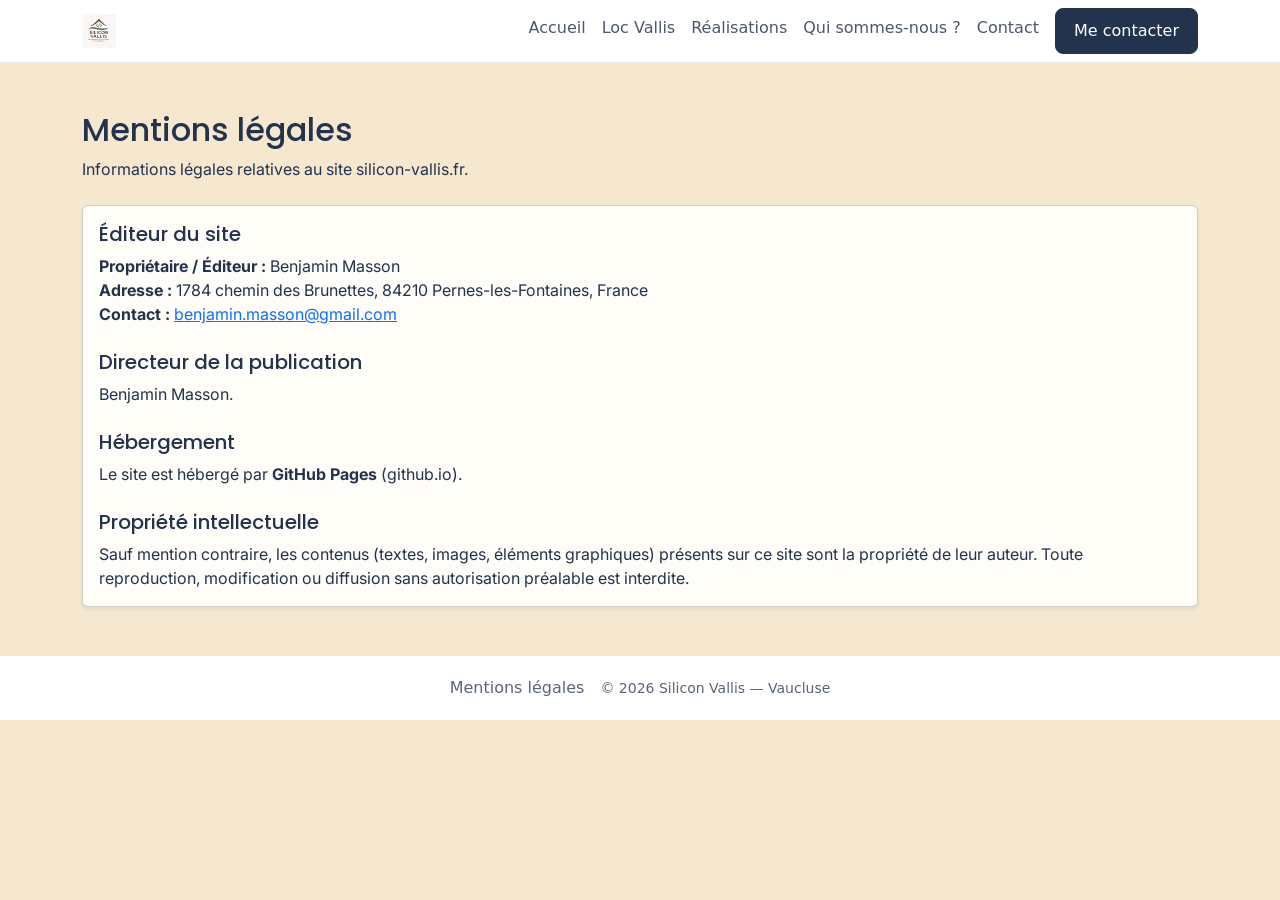
<file: mentions-legales/index.html>
<!doctype html>
<html lang="fr">
	<head>
		<!-- HEAD / SEO (première version) -->
		<meta charset="utf-8" />
		<meta name="viewport" content="width=device-width, initial-scale=1" />

		<title>Mentions légales — Silicon Vallis</title>
		<meta
			name="description"
			content="Mentions légales du site Silicon Vallis (Vaucluse)." />

		<link rel="canonical" href="https://silicon-vallis.fr/mentions-legales/" />
		<meta name="robots" content="index,follow" />

		<link rel="icon" href="/favicon.svg" type="image/svg+xml" />
		<link rel="manifest" href="/site.webmanifest" />
		<link rel="apple-touch-icon" href="/images/logo_v2.jpg" />

		<meta property="og:title" content="Mentions légales — Silicon Vallis" />
		<meta property="og:description" content="Mentions légales du site Silicon Vallis." />
		<meta property="og:url" content="https://silicon-vallis.fr/mentions-legales/" />
		<meta property="og:site_name" content="Silicon Vallis" />
		<meta property="og:type" content="website" />
		<meta property="og:locale" content="fr_FR" />
		<meta property="og:image" content="https://silicon-vallis.fr/images/ventoux-banner.png" />
		<meta property="og:image:alt" content="Silicon Vallis — Vaucluse" />

		<meta name="twitter:card" content="summary_large_image" />
		<meta name="twitter:title" content="Mentions légales — Silicon Vallis" />
		<meta name="twitter:description" content="Mentions légales du site Silicon Vallis." />
		<meta name="twitter:image" content="https://silicon-vallis.fr/images/ventoux-banner.png" />

		<script type="application/ld+json">
			{
				"@context": "https://schema.org",
				"@graph": [
					{
						"@type": "WebPage",
						"name": "Mentions légales — Silicon Vallis",
						"url": "https://silicon-vallis.fr/mentions-legales/",
						"isPartOf": { "@type": "WebSite", "name": "Silicon Vallis", "url": "https://silicon-vallis.fr/" }
					},
					{
						"@type": "ProfessionalService",
						"name": "Silicon Vallis",
						"url": "https://silicon-vallis.fr/",
						"logo": "https://silicon-vallis.fr/images/logo_v2.jpg",
						"email": "contact@silicon-vallis.fr",
						"areaServed": [
							{ "@type": "AdministrativeArea", "name": "Vaucluse" },
							{ "@type": "City", "name": "Pernes-les-Fontaines" }
						]
					}
				]
			}
		</script>

		<link
			href="https://cdn.jsdelivr.net/npm/bootstrap@5.3.3/dist/css/bootstrap.min.css"
			rel="stylesheet" />
		<link
			href="https://cdn.jsdelivr.net/npm/bootstrap-icons@1.11.3/font/bootstrap-icons.min.css"
			rel="stylesheet" />
		<link rel="stylesheet" href="../assets/styles.css" />
		<script defer src="../assets/main.js"></script>
	</head>

	<body>
		<a class="skip-link" href="#contenu">Aller au contenu</a>

		<!-- NAVBAR -->
		<header class="sticky-top js-site-header">
			<div class="navbar navbar-expand-sm navbar-light navbar-lewagon" aria-label="Navigation principale">
				<div class="container">
					<a class="navbar-brand" href="../index.html" aria-label="Silicon Vallis (accueil)">
						<img src="../images/logo_v2.jpg" alt="Silicon Vallis" width="140" height="34" decoding="async" />
					</a>

					<button
						class="navbar-toggler"
						type="button"
						data-bs-toggle="collapse"
						data-bs-target="#navbarSupportedContent"
						aria-controls="navbarSupportedContent"
						aria-expanded="false"
						aria-label="Ouvrir le menu">
						<span class="navbar-toggler-icon"></span>
					</button>

					<div class="collapse navbar-collapse" id="navbarSupportedContent">
						<ul class="navbar-nav ms-auto">
							<li class="nav-item"><a class="nav-link" href="../index.html">Accueil</a></li>
							<li class="nav-item"><a class="nav-link" href="../loc-vallis/index.html">Loc Vallis</a></li>
							<li class="nav-item"><a class="nav-link" href="../realisations/index.html">Réalisations</a></li>
							<li class="nav-item"><a class="nav-link" href="../qui-sommes-nous/index.html">Qui sommes-nous ?</a></li>
							<li class="nav-item"><a class="nav-link" href="../contact/index.html">Contact</a></li>
							<li class="nav-item ms-sm-2"><a class="btn btn-flat" href="../contact/index.html">Me contacter</a></li>
						</ul>
					</div>
				</div>
			</div>
		</header>

		<main id="contenu">
			<section class="py-5">
				<div class="container">
					<h1 class="h2">Mentions légales</h1>
					<p class="text-secondary mb-4">Informations légales relatives au site silicon-vallis.fr.</p>

					<div class="card shadow-sm">
						<div class="card-body">
							<h2 class="h5">Éditeur du site</h2>
							<p class="mb-2">
								<strong>Propriétaire / Éditeur :</strong> Benjamin Masson<br />
								<strong>Adresse :</strong> 1784 chemin des Brunettes, 84210 Pernes-les-Fontaines, France<br />
								<strong>Contact :</strong> <a href="mailto:benjamin.masson@gmail.com">benjamin.masson@gmail.com</a>
							</p>

							<h2 class="h5 mt-4">Directeur de la publication</h2>
							<p class="mb-2">Benjamin Masson.</p>

							<h2 class="h5 mt-4">Hébergement</h2>
							<p class="mb-2">
								Le site est hébergé par <strong>GitHub Pages</strong> (github.io).
							</p>

							<h2 class="h5 mt-4">Propriété intellectuelle</h2>
							<p class="mb-0 text-secondary">
								Sauf mention contraire, les contenus (textes, images, éléments graphiques) présents sur ce site sont la propriété de leur auteur.
								Toute reproduction, modification ou diffusion sans autorisation préalable est interdite.
							</p>
						</div>
					</div>
				</div>
			</section>
		</main>

		<!-- FOOTER -->
		<footer class="footer">
			<div class="container d-flex flex-column flex-md-row justify-content-center align-items-center gap-2">
				<div class="d-flex align-items-center gap-3">
					<a href="./index.html">Mentions légales</a>
					<div class="footer-copyright">© <span id="year"></span> Silicon Vallis — Vaucluse</div>
				</div>
			</div>
		</footer>

		<script src="https://cdn.jsdelivr.net/npm/bootstrap@5.3.3/dist/js/bootstrap.bundle.min.js"></script>
	</body>
</html>
</file>
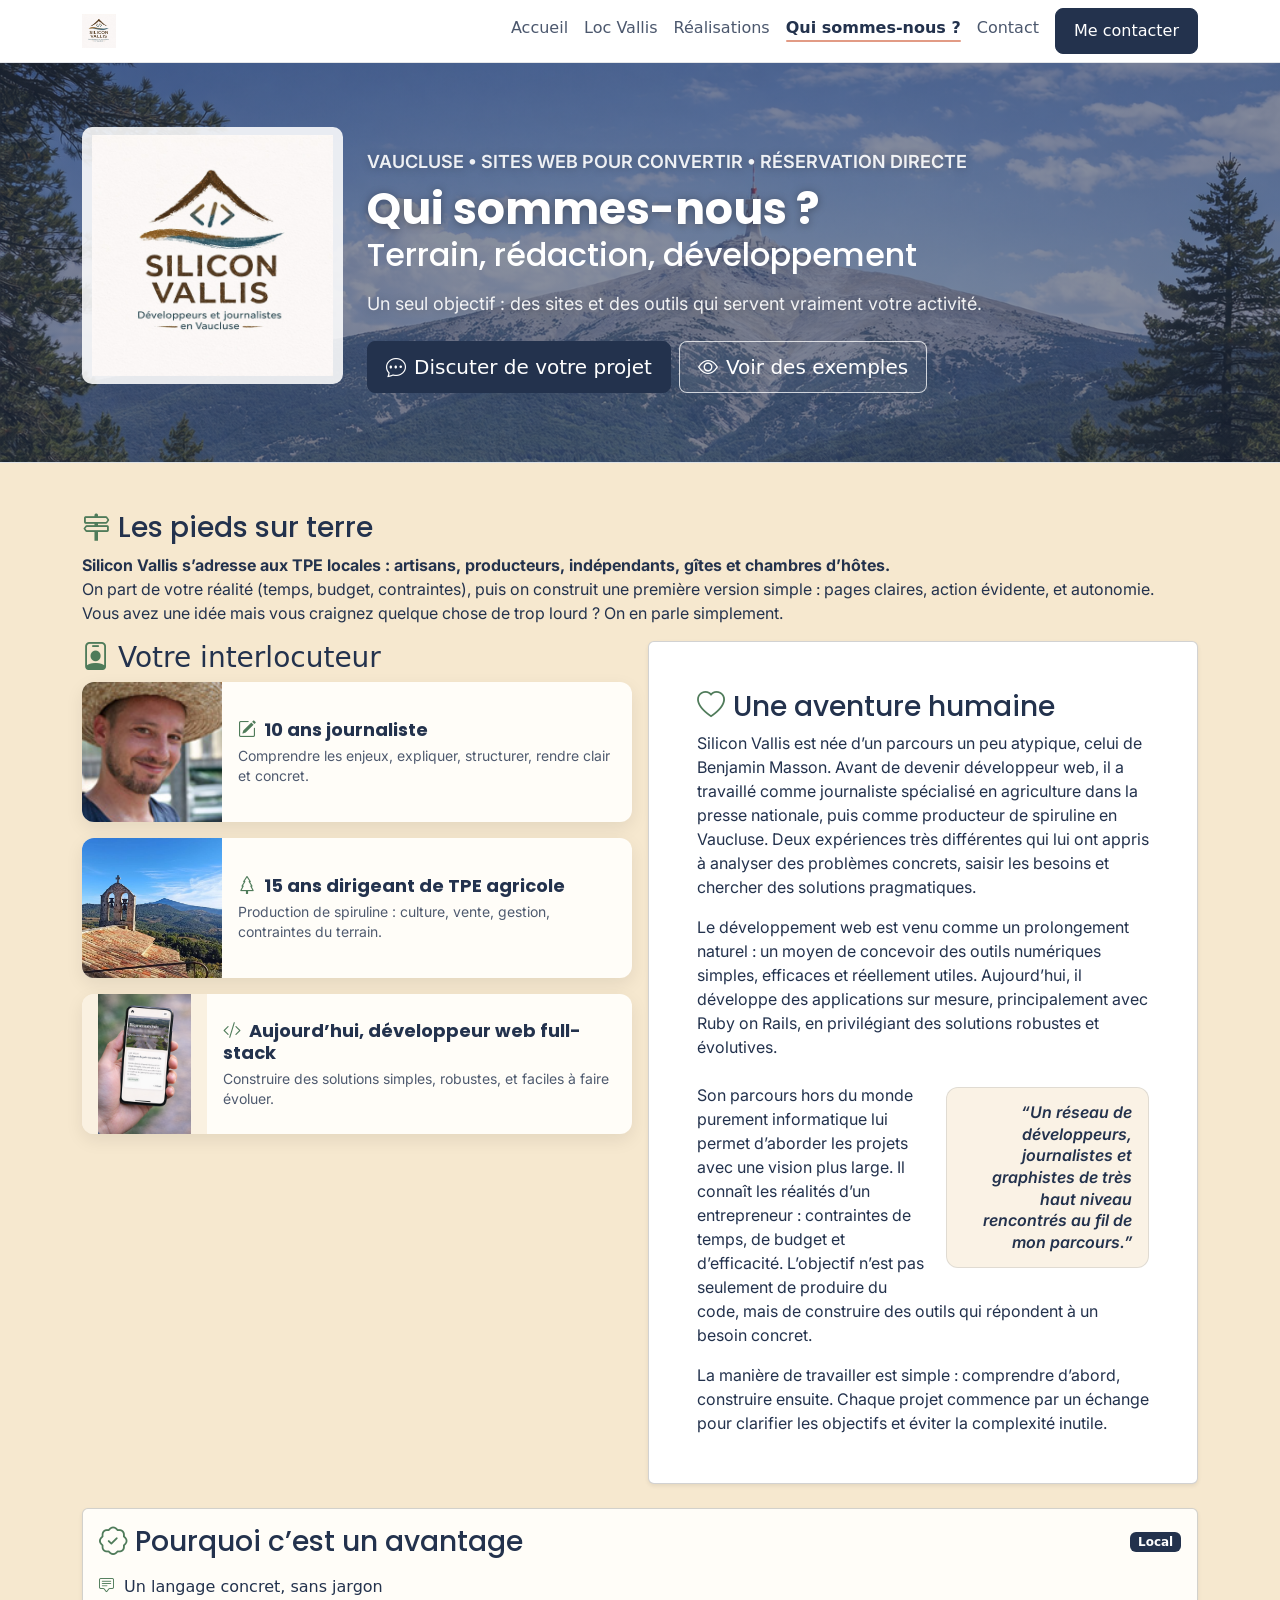
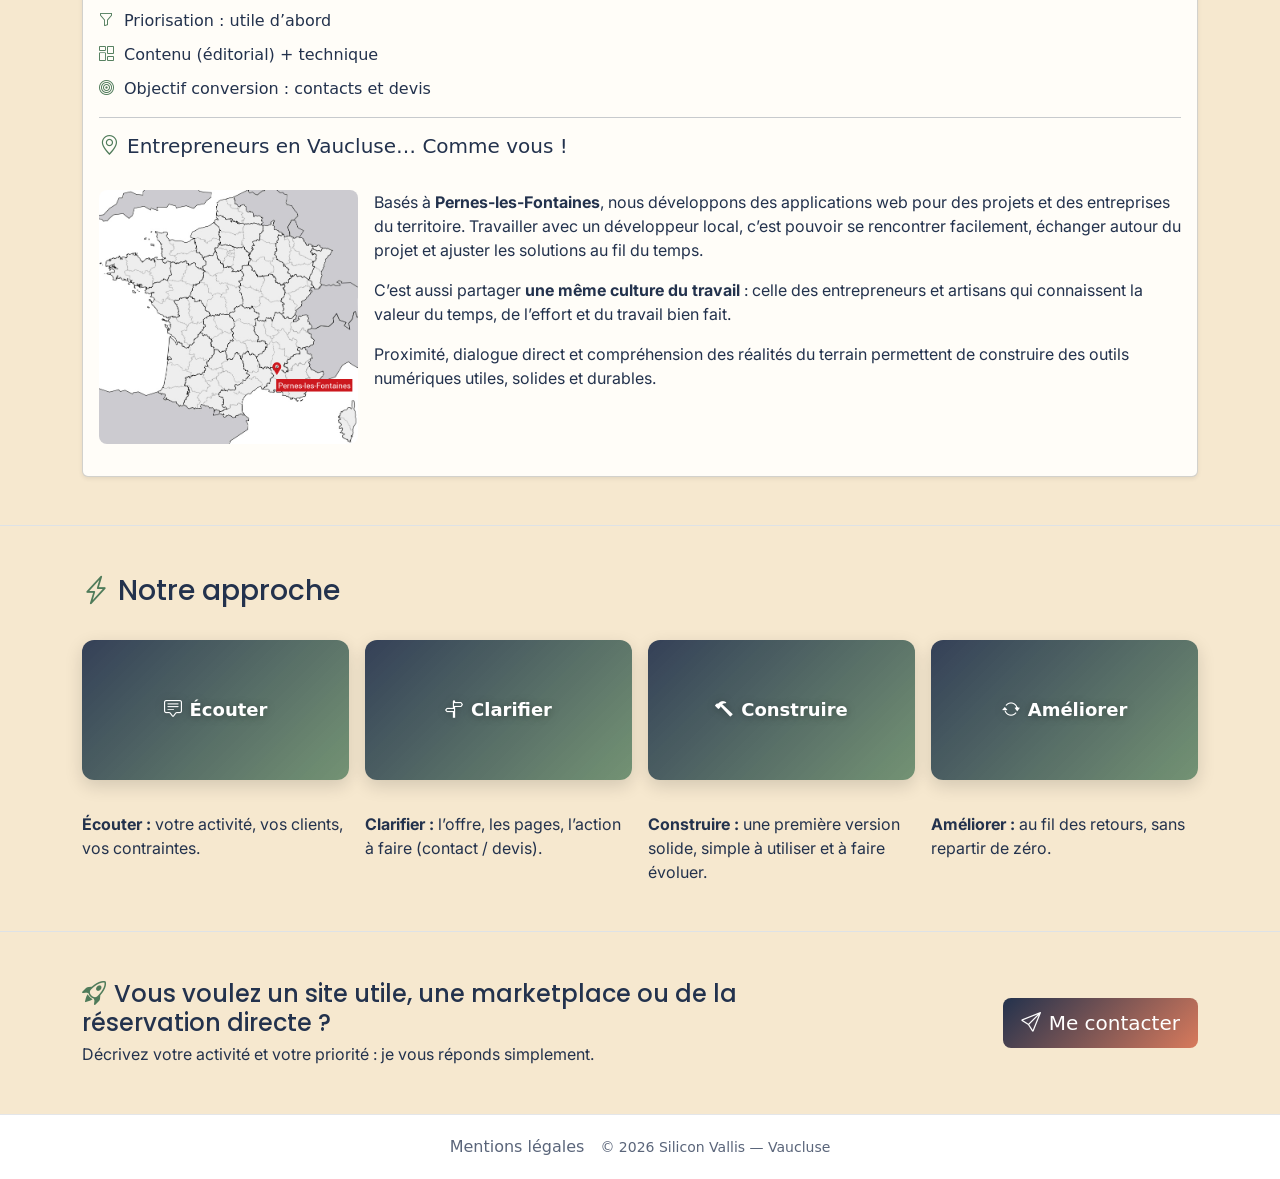
<file: qui-sommes-nous/index.html>
<!doctype html>
<html lang="fr">
	<head>
		<!-- HEAD / SEO (première version) -->
		<meta charset="utf-8" />
		<meta name="viewport" content="width=device-width, initial-scale=1" />

		<title>Qui sommes-nous ? — Silicon Vallis</title>
		<meta
			name="description"
			content="Silicon Vallis (Vaucluse) : un profil terrain + rédaction + développement, au service de sites web pour convertir pour TPE locales et de la réservation directe pour gîtes (Loc Vallis)." />

		<link rel="canonical" href="https://silicon-vallis.fr/qui-sommes-nous/" />
		<meta name="robots" content="index,follow" />

		<link rel="icon" href="/favicon.svg" type="image/svg+xml" />
		<link rel="manifest" href="/site.webmanifest" />
		<link rel="apple-touch-icon" href="/images/logo_v2.jpg" />

		<meta property="og:title" content="Qui sommes-nous ? — Silicon Vallis" />
		<meta property="og:description" content="Terrain, rédaction, développement : une approche locale et simple." />
		<meta property="og:url" content="https://silicon-vallis.fr/qui-sommes-nous/" />
		<meta property="og:site_name" content="Silicon Vallis" />
		<meta property="og:type" content="website" />
		<meta property="og:locale" content="fr_FR" />
		<meta property="og:image" content="https://silicon-vallis.fr/images/ventoux-banner.png" />
		<meta property="og:image:alt" content="Silicon Vallis — Vaucluse" />

		<meta name="twitter:card" content="summary_large_image" />
		<meta name="twitter:title" content="Qui sommes-nous ? — Silicon Vallis" />
		<meta name="twitter:description" content="Terrain, rédaction, développement : une approche locale et simple." />
		<meta name="twitter:image" content="https://silicon-vallis.fr/images/ventoux-banner.png" />

		<script type="application/ld+json">
			{
				"@context": "https://schema.org",
				"@graph": [
					{
						"@type": "WebPage",
						"name": "Qui sommes-nous ? — Silicon Vallis",
						"url": "https://silicon-vallis.fr/qui-sommes-nous/",
						"isPartOf": { "@type": "WebSite", "name": "Silicon Vallis", "url": "https://silicon-vallis.fr/" }
					},
					{
						"@type": "ProfessionalService",
						"name": "Silicon Vallis",
						"url": "https://silicon-vallis.fr/",
						"logo": "https://silicon-vallis.fr/images/logo_v2.jpg",
						"email": "contact@silicon-vallis.fr",
						"areaServed": [
							{ "@type": "AdministrativeArea", "name": "Vaucluse" },
							{ "@type": "City", "name": "Pernes-les-Fontaines" }
						]
					}
				]
			}
		</script>

		<link
			href="https://cdn.jsdelivr.net/npm/bootstrap@5.3.3/dist/css/bootstrap.min.css"
			rel="stylesheet" />
		<link
			href="https://cdn.jsdelivr.net/npm/bootstrap-icons@1.11.3/font/bootstrap-icons.min.css"
			rel="stylesheet" />
		<link rel="stylesheet" href="../assets/styles.css" />
		<script defer src="../assets/main.js"></script>
	</head>

	<body>
		<a class="skip-link" href="#contenu">Aller au contenu</a>

		<!-- NAVBAR -->
		<header class="sticky-top js-site-header">
			<div class="navbar navbar-expand-sm navbar-light navbar-lewagon" aria-label="Navigation principale">
				<div class="container">
					<a class="navbar-brand" href="../index.html" aria-label="Silicon Vallis (accueil)">
						<img src="../images/logo_v2.jpg" alt="Silicon Vallis" width="140" height="34" decoding="async" />
					</a>

					<button
						class="navbar-toggler"
						type="button"
						data-bs-toggle="collapse"
						data-bs-target="#navbarSupportedContent"
						aria-controls="navbarSupportedContent"
						aria-expanded="false"
						aria-label="Ouvrir le menu">
						<span class="navbar-toggler-icon"></span>
					</button>

					<div class="collapse navbar-collapse" id="navbarSupportedContent">
						<ul class="navbar-nav ms-auto">
							<li class="nav-item"><a class="nav-link" href="../index.html">Accueil</a></li>
							<li class="nav-item"><a class="nav-link" href="../loc-vallis/index.html">Loc Vallis</a></li>
							<li class="nav-item"><a class="nav-link" href="../realisations/index.html">Réalisations</a></li>
							<li class="nav-item"><a class="nav-link active" aria-current="page" href="./index.html">Qui sommes-nous ?</a></li>
							<li class="nav-item"><a class="nav-link" href="../contact/index.html">Contact</a></li>
							<li class="nav-item ms-sm-2"><a class="btn btn-flat" href="../contact/index.html">Me contacter</a></li>
						</ul>
					</div>
				</div>
			</div>
		</header>

		<main id="contenu">
			<!-- BANNER -->
			<section
				class="banner sv-hero"
				style="background-image: linear-gradient(rgba(var(--sv-ink-rgb),0.55), rgba(var(--sv-ink-rgb),0.55)), url('../images/ventoux-banner.png');">
				<div class="container">
					<div class="row align-items-center g-4">
						<div class="col-lg-3">
							<img class="banner-logo sv-reveal--hero" src="../images/logo_v2.jpg" alt="Silicon Vallis" width="220" height="56" decoding="async" />
						</div>
						<div class="col-lg-9">
							<p class="text-uppercase small fw-semibold mb-2 sv-reveal--hero">Vaucluse • sites web pour convertir • réservation directe</p>
							<h1 class="sv-reveal--hero">Qui sommes-nous ?</h1>
							<h2 class="sv-reveal--hero">Terrain, rédaction, développement</h2>
							<p class="sv-reveal--hero">Un seul objectif : des sites et des outils qui servent vraiment votre activité.</p>
							<div class="d-flex gap-2 flex-wrap sv-reveal--hero">
								<a class="btn btn-flat btn-lg" href="../contact/index.html"><i class="bi bi-chat-dots sv-btn-icon" aria-hidden="true"></i>Discuter de votre projet</a>
								<a class="btn btn-ghost btn-lg" href="../realisations/index.html"><i class="bi bi-eye sv-btn-icon" aria-hidden="true"></i>Voir des exemples</a>
							</div>
						</div>
					</div>
				</div>
			</section>

			<!-- PRÉSENTATION (layout home) -->
			<section class="py-5 bg-light border-top border-bottom sv-reveal-on-scroll">
				<div class="container">
					<div class="row g-4">
						<div class="col-12">
							<h2 class="h3"><i class="bi bi-signpost-2 sv-section-icon" aria-hidden="true"></i>Les pieds sur terre</h2>
							<p class="text-secondary">
								<strong>Silicon Vallis s’adresse aux TPE locales : artisans, producteurs, indépendants, gîtes et chambres d’hôtes.</strong><br />
								On part de votre réalité (temps, budget, contraintes), puis on construit une première version simple : pages claires, action évidente, et autonomie.
								<br />Vous avez une idée mais vous craignez quelque chose de trop lourd ? On en parle simplement.
							</p>

							<div class="row g-3">
								<div class="col-12 col-lg-6">
									<h3><i class="bi bi-person-badge sv-section-icon" aria-hidden="true"></i>Votre interlocuteur</h3>
									<div class="d-grid gap-3">
										<div class="card-product sv-hover-card">
											<img class="sv-flip-x" src="../images/profil bm_v2.jpg" alt="Portrait" loading="lazy" decoding="async" />
											<div class="card-product-infos">
												<h2><i class="bi bi-pencil-square sv-section-icon" aria-hidden="true"></i>10 ans journaliste</h2>
												<p>Comprendre les enjeux, expliquer, structurer, rendre clair et concret.</p>
											</div>
										</div>

										<div class="card-product sv-hover-card">
											<img src="../images/banner_v2.jpg" alt="Terrain" loading="lazy" decoding="async" />
											<div class="card-product-infos">
												<h2><i class="bi bi-tree sv-section-icon" aria-hidden="true"></i>15 ans dirigeant de TPE agricole</h2>
												<p>Production de spiruline : culture, vente, gestion, contraintes du terrain.</p>
											</div>
										</div>

										<div class="card-product sv-hover-card">
											<img class="img-contain" src="../images/smartphone.png" alt="Aperçu mobile" loading="lazy" decoding="async" />
											<div class="card-product-infos">
												<h2><i class="bi bi-code-slash sv-section-icon" aria-hidden="true"></i>Aujourd’hui, développeur web full-stack</h2>
												<p>Construire des solutions simples, robustes, et faciles à faire évoluer.</p>
											</div>
										</div>
									</div>
								</div>

								<div class="col-12 col-lg-6">
									<div class="card shadow-sm bg-white h-100 sv-hover-card">
										<div class="card-body p-4 p-md-5">
											<h2 class="h3"><i class="bi bi-heart sv-section-icon" aria-hidden="true"></i>Une aventure humaine</h2>
											<p class="text-secondary">
												Silicon Vallis est née d’un parcours un peu atypique, celui de Benjamin Masson. Avant de devenir développeur web, il a travaillé comme journaliste spécialisé en agriculture dans la presse nationale, puis comme producteur de spiruline en Vaucluse. Deux expériences très différentes qui lui ont appris à analyser des problèmes concrets, saisir les besoins et chercher des solutions pragmatiques.
											</p>

											<p class="text-secondary mb-4">
												Le développement web est venu comme un prolongement naturel : un moyen de concevoir des outils numériques simples, efficaces et réellement utiles. Aujourd’hui, il développe des applications sur mesure, principalement avec Ruby on Rails, en privilégiant des solutions robustes et évolutives.
											</p>

											<blockquote class="sv-exergue" aria-label="Exergue">
												<p>
													“Un réseau de développeurs, journalistes et graphistes de très haut niveau rencontrés au fil de mon parcours.”
												</p>
											</blockquote>

											<p class="text-secondary">
												Son parcours hors du monde purement informatique lui permet d’aborder les projets avec une vision plus large. Il connaît les réalités d’un entrepreneur : contraintes de temps, de budget et d’efficacité. L’objectif n’est pas seulement de produire du code, mais de construire des outils qui répondent à un besoin concret.
											</p>

											<p class="text-secondary mb-0">
												La manière de travailler est simple : comprendre d’abord, construire ensuite. Chaque projet commence par un échange pour clarifier les objectifs et éviter la complexité inutile.
											</p>
											<div class="clearfix"></div>
										</div>
									</div>
								</div>
							</div>
						</div>

						<div class="col-12">
							<div class="card shadow-sm sv-advantage-card mt-auto sv-hover-card">
								<div class="card-body">
									<div class="d-flex align-items-center justify-content-between gap-3">
										<h2 class="h3 mb-0"><i class="bi bi-patch-check sv-section-icon" aria-hidden="true"></i>Pourquoi c’est un avantage</h2>
										<span class="badge text-bg-primary">Local</span>
									</div>
									<ul class="mt-3 mb-0 sv-icon-list">
										<li><i class="bi bi-chat-square-text" aria-hidden="true"></i><span>Un langage concret, sans jargon</span></li>
										<li><i class="bi bi-funnel" aria-hidden="true"></i><span>Priorisation : utile d’abord</span></li>
										<li><i class="bi bi-columns-gap" aria-hidden="true"></i><span>Contenu (éditorial) + technique</span></li>
										<li><i class="bi bi-bullseye" aria-hidden="true"></i><span>Objectif conversion : contacts et devis</span></li>
									</ul>
									<hr />
									<h3 class="h5 mb-3"><i class="bi bi-geo-alt sv-section-icon" aria-hidden="true"></i>Entrepreneurs en Vaucluse… Comme vous !</h3>
									<div class="row g-3 align-items-start my-3">
										<div class="col-12 col-md-3">
											<img
												class="img-fluid rounded-3"
												src="../images/perneslesfontaines.png"
												alt="Pernes-les-Fontaines, Vaucluse"
												loading="lazy"
												decoding="async" />
										</div>
										<div class="col-12 col-md-9">
											<p class="text-secondary">
												Basés à <strong>Pernes-les-Fontaines</strong>, nous développons des applications web pour des projets et des entreprises du territoire. Travailler avec un développeur local, c’est pouvoir se rencontrer facilement, échanger autour du projet et ajuster les solutions au fil du temps.
											</p>

											<p class="text-secondary">
												C’est aussi partager <strong>une même culture du travail</strong> : celle des entrepreneurs et artisans qui connaissent la valeur du temps, de l’effort et du travail bien fait.
											</p>

											<p class="text-secondary mb-0">
												Proximité, dialogue direct et compréhension des réalités du terrain permettent de construire des outils numériques utiles, solides et durables.
											</p>
										</div>
									</div>
								</div>
							</div>
						</div>
					</div>
				</div>
			</section>

			<!-- MÉTHODE -->
			<section class="py-5 sv-reveal-on-scroll">
				<div class="container">
					<h2 class="h3"><i class="bi bi-lightning-charge sv-section-icon" aria-hidden="true"></i>Notre approche</h2>

					<div class="row g-3 mt-3" aria-label="Méthode">
						<div class="col-12 col-sm-6 col-lg-3"><div class="card-category"><i class="bi bi-chat-square-text me-2" aria-hidden="true"></i>Écouter</div></div>
						<div class="col-12 col-sm-6 col-lg-3"><div class="card-category"><i class="bi bi-signpost-split me-2" aria-hidden="true"></i>Clarifier</div></div>
						<div class="col-12 col-sm-6 col-lg-3"><div class="card-category"><i class="bi bi-hammer me-2" aria-hidden="true"></i>Construire</div></div>
						<div class="col-12 col-sm-6 col-lg-3"><div class="card-category"><i class="bi bi-arrow-repeat me-2" aria-hidden="true"></i>Améliorer</div></div>
					</div>

					<div class="row g-3 mt-3">
						<div class="col-md-6 col-lg-3">
							<p class="text-secondary mb-0"><strong>Écouter :</strong> votre activité, vos clients, vos contraintes.</p>
						</div>
						<div class="col-md-6 col-lg-3">
							<p class="text-secondary mb-0"><strong>Clarifier :</strong> l’offre, les pages, l’action à faire (contact / devis).</p>
						</div>
						<div class="col-md-6 col-lg-3">
							<p class="text-secondary mb-0"><strong>Construire :</strong> une première version solide, simple à utiliser et à faire évoluer.</p>
						</div>
						<div class="col-md-6 col-lg-3">
							<p class="text-secondary mb-0"><strong>Améliorer :</strong> au fil des retours, sans repartir de zéro.</p>
						</div>
					</div>
				</div>
			</section>

			<!-- CTA FINAL (layout home) -->
			<section class="py-5 bg-light border-top sv-reveal-on-scroll">
				<div class="container">
					<div class="row align-items-center g-3">
						<div class="col-lg-8">
							<h2 class="h4 mb-1"><i class="bi bi-rocket-takeoff sv-section-icon" aria-hidden="true"></i>Vous voulez un site utile, une marketplace ou de la réservation directe ?</h2>
							<p class="text-secondary mb-0">Décrivez votre activité et votre priorité : je vous réponds simplement.</p>
						</div>
						<div class="col-lg-4 text-lg-end">
							<a class="btn btn-gradient btn-lg" href="../contact/index.html"><i class="bi bi-send sv-btn-icon" aria-hidden="true"></i>Me contacter</a>
						</div>
					</div>
				</div>
			</section>
		</main>

		<!-- FOOTER -->
		<footer class="footer">
			<div class="container d-flex flex-column flex-md-row justify-content-center align-items-center gap-2">
				<div class="d-flex align-items-center gap-3">
					<a href="../mentions-legales/index.html">Mentions légales</a>
					<div class="footer-copyright">© <span id="year"></span> Silicon Vallis — Vaucluse</div>
				</div>
			</div>
		</footer>

		<script src="https://cdn.jsdelivr.net/npm/bootstrap@5.3.3/dist/js/bootstrap.bundle.min.js"></script>
	</body>
</html>
</file>
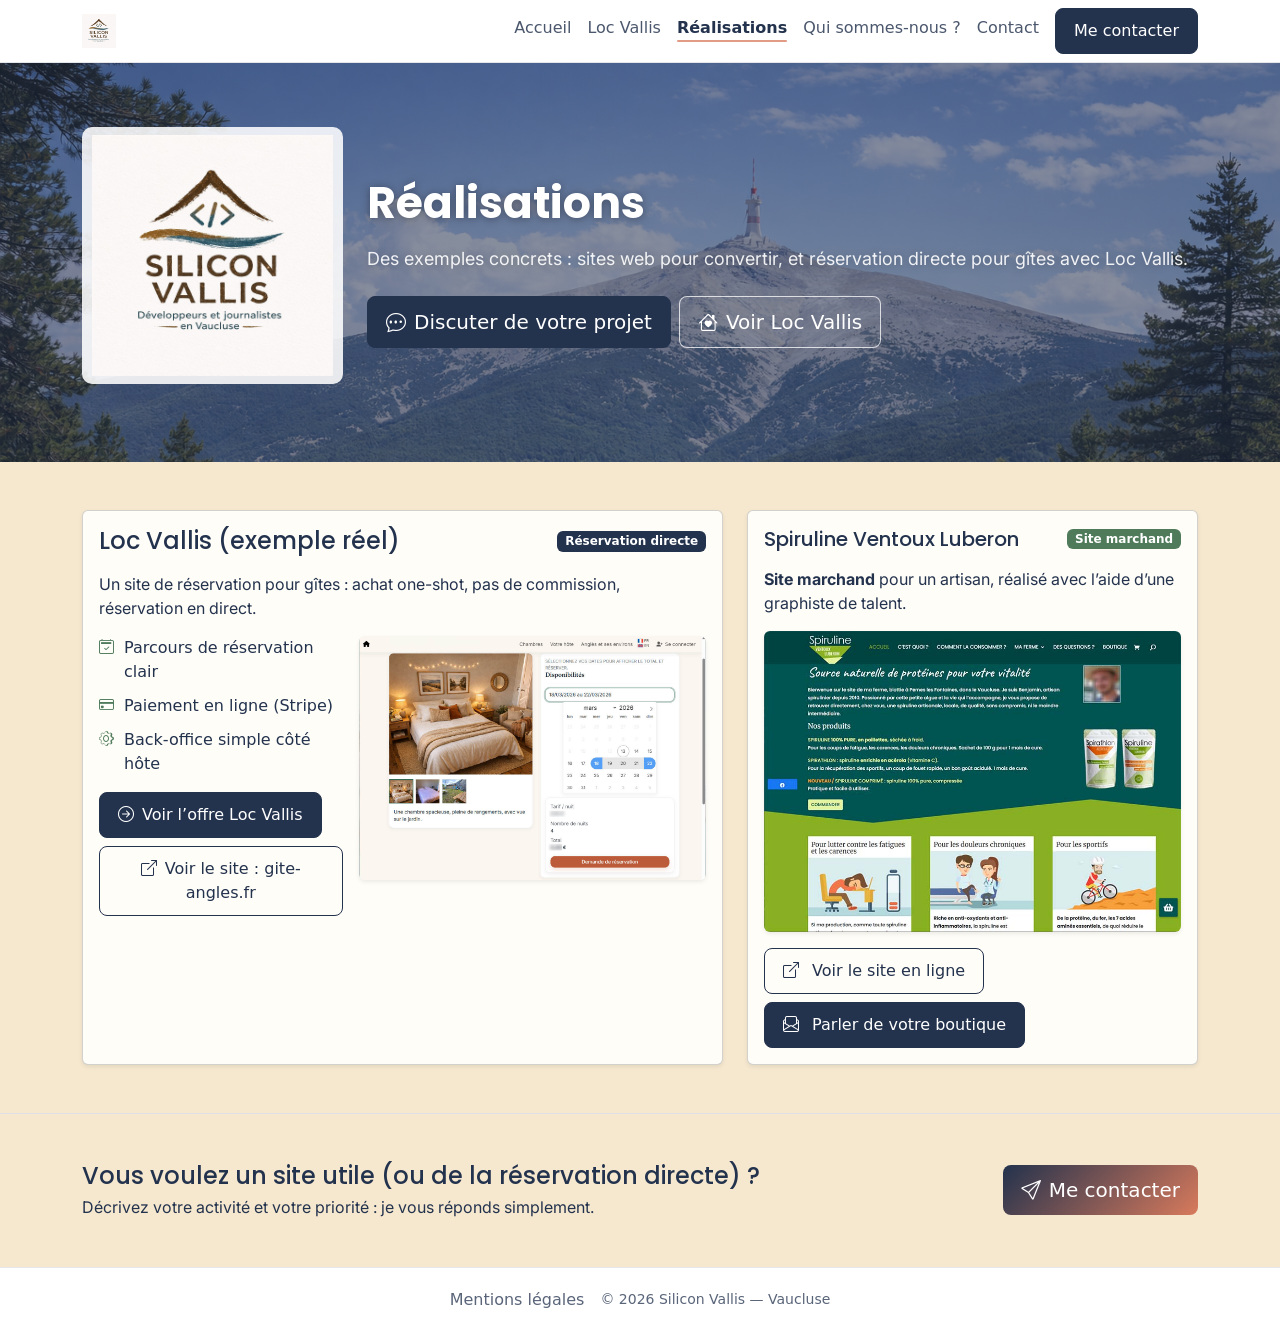
<file: realisations/index.html>
<!doctype html>
<html lang="fr">
	<head>
		<!-- HEAD / SEO (première version) -->
		<meta charset="utf-8" />
		<meta name="viewport" content="width=device-width, initial-scale=1" />

		<title>Réalisations — Silicon Vallis</title>
		<meta
			name="description"
			content="Réalisations Silicon Vallis (Vaucluse) : exemples concrets de sites web pour convertir et de réservation directe pour gîtes (Loc Vallis)." />

		<link rel="canonical" href="https://silicon-vallis.fr/realisations/" />
		<meta name="robots" content="index,follow" />

		<link rel="icon" href="/favicon.svg" type="image/svg+xml" />
		<link rel="manifest" href="/site.webmanifest" />
		<link rel="apple-touch-icon" href="/images/logo_v2.jpg" />

		<meta property="og:title" content="Réalisations — Silicon Vallis" />
		<meta property="og:description" content="Exemples concrets : Loc Vallis et sites web pour convertir." />
		<meta property="og:url" content="https://silicon-vallis.fr/realisations/" />
		<meta property="og:site_name" content="Silicon Vallis" />
		<meta property="og:type" content="website" />
		<meta property="og:locale" content="fr_FR" />
		<meta property="og:image" content="https://silicon-vallis.fr/images/ventoux-banner.png" />
		<meta property="og:image:alt" content="Réalisations Silicon Vallis" />

		<meta name="twitter:card" content="summary_large_image" />
		<meta name="twitter:title" content="Réalisations — Silicon Vallis" />
		<meta name="twitter:description" content="Exemples concrets : Loc Vallis et sites web pour convertir." />
		<meta name="twitter:image" content="https://silicon-vallis.fr/images/ventoux-banner.png" />

		<script type="application/ld+json">
			{
				"@context": "https://schema.org",
				"@graph": [
					{
						"@type": "WebPage",
						"name": "Réalisations — Silicon Vallis",
						"url": "https://silicon-vallis.fr/realisations/",
						"isPartOf": { "@type": "WebSite", "name": "Silicon Vallis", "url": "https://silicon-vallis.fr/" }
					},
					{
						"@type": "ProfessionalService",
						"name": "Silicon Vallis",
						"url": "https://silicon-vallis.fr/",
						"logo": "https://silicon-vallis.fr/images/logo_v2.jpg",
						"email": "contact@silicon-vallis.fr",
						"areaServed": [
							{ "@type": "AdministrativeArea", "name": "Vaucluse" },
							{ "@type": "City", "name": "Pernes-les-Fontaines" }
						]
					}
				]
			}
		</script>

		<link
			href="https://cdn.jsdelivr.net/npm/bootstrap@5.3.3/dist/css/bootstrap.min.css"
			rel="stylesheet" />
		<link
			href="https://cdn.jsdelivr.net/npm/bootstrap-icons@1.11.3/font/bootstrap-icons.min.css"
			rel="stylesheet" />
		<link rel="stylesheet" href="../assets/styles.css" />
		<script defer src="../assets/main.js"></script>
	</head>

	<body>
		<a class="skip-link" href="#contenu">Aller au contenu</a>

		<!-- NAVBAR (UI kit Le Wagon) -->
		<header class="sticky-top js-site-header">
			<div class="navbar navbar-expand-sm navbar-light navbar-lewagon" aria-label="Navigation principale">
				<div class="container">
					<a class="navbar-brand" href="../index.html" aria-label="Silicon Vallis (accueil)">
						<img src="../images/logo_v2.jpg" alt="Silicon Vallis" width="140" height="34" decoding="async" />
					</a>

					<button
						class="navbar-toggler"
						type="button"
						data-bs-toggle="collapse"
						data-bs-target="#navbarSupportedContent"
						aria-controls="navbarSupportedContent"
						aria-expanded="false"
						aria-label="Ouvrir le menu">
						<span class="navbar-toggler-icon"></span>
					</button>

					<div class="collapse navbar-collapse" id="navbarSupportedContent">
						<ul class="navbar-nav ms-auto">
							<li class="nav-item"><a class="nav-link" href="../index.html">Accueil</a></li>
							<li class="nav-item"><a class="nav-link" href="../loc-vallis/index.html">Loc Vallis</a></li>
							<li class="nav-item"><a class="nav-link active" aria-current="page" href="./index.html">Réalisations</a></li>
							<li class="nav-item"><a class="nav-link" href="../qui-sommes-nous/index.html">Qui sommes-nous ?</a></li>
							<li class="nav-item"><a class="nav-link" href="../contact/index.html">Contact</a></li>
							<li class="nav-item ms-sm-2"><a class="btn btn-flat" href="../contact/index.html">Me contacter</a></li>
						</ul>
					</div>
				</div>
			</div>
		</header>

		<main id="contenu">
			<!-- BANNER -->
			<section class="banner sv-hero" style="background-image: linear-gradient(rgba(var(--sv-ink-rgb),0.55), rgba(var(--sv-ink-rgb),0.55)), url('../images/ventoux-banner.png');">
				<div class="container">
					<div class="row align-items-center g-4">
						<div class="col-lg-3">
							<img class="banner-logo sv-reveal--hero" src="../images/logo_v2.jpg" alt="Silicon Vallis" width="220" height="56" decoding="async" />
						</div>
						<div class="col-lg-9">
							<h1 class="sv-reveal--hero">Réalisations</h1>
							<p class="sv-reveal--hero">Des exemples concrets : sites web pour convertir, et réservation directe pour gîtes avec Loc Vallis.</p>
							<div class="d-flex gap-2 flex-wrap sv-reveal--hero">
								<a class="btn btn-flat btn-lg" href="../contact/index.html"><i class="bi bi-chat-dots sv-btn-icon" aria-hidden="true"></i>Discuter de votre projet</a>
								<a class="btn btn-ghost btn-lg" href="../loc-vallis/index.html"><i class="bi bi-house-heart sv-btn-icon" aria-hidden="true"></i>Voir Loc Vallis</a>
							</div>
						</div>
					</div>
				</div>
			</section>

			<!-- PROJET (Loc Vallis) -->
			<section class="py-5">
				<div class="container">
					<div class="row g-4">
						<div class="col-lg-7">
							<div class="card h-100 shadow-sm">
								<div class="card-body">
									<div class="d-flex align-items-center justify-content-between gap-3">
										<h2 class="h4 mb-0">Loc Vallis (exemple réel)</h2>
										<span class="badge text-bg-primary">Réservation directe</span>
									</div>
									<p class="text-secondary mt-3">
										Un site de réservation pour gîtes : achat one-shot, pas de commission, réservation en direct.
									</p>
									<div class="row g-3 align-items-start mb-3">
										<div class="col-md-7 col-lg-5">
											<ul class="mb-0 sv-icon-list">
												<li><i class="bi bi-calendar2-check" aria-hidden="true"></i><span>Parcours de réservation clair</span></li>
												<li><i class="bi bi-credit-card" aria-hidden="true"></i><span>Paiement en ligne (Stripe)</span></li>
												<li><i class="bi bi-gear" aria-hidden="true"></i><span>Back-office simple côté hôte</span></li>
											</ul>
											<div class="d-flex flex-column flex-sm-row flex-lg-column align-items-start gap-2 mt-3">
												<a class="btn btn-flat" href="../loc-vallis/index.html"><i class="bi bi-arrow-right-circle sv-btn-icon" aria-hidden="true"></i>Voir l’offre Loc Vallis</a>
												<a class="btn btn-ghost" href="https://www.gite-angles.fr/" target="_blank" rel="noreferrer"><i class="bi bi-box-arrow-up-right sv-btn-icon" aria-hidden="true"></i>Voir le site : gite-angles.fr</a>
											</div>
										</div>
										<div class="col-md-5 col-lg-7 text-md-end">
											<a class="d-block" href="https://www.gite-angles.fr/" target="_blank" rel="noreferrer" aria-label="Ouvrir le site exemple gite-angles.fr (nouvel onglet)">
												<img
													class="img-fluid w-100 rounded shadow-sm"
													src="../images/capture_locvallis.jpg"
													alt="Aperçu Loc Vallis"
													loading="lazy"
													decoding="async" />
											</a>
										</div>
									</div>
								</div>
							</div>
						</div>

						<div class="col-lg-5">
							<div class="card h-100 shadow-sm">
								<div class="card-body">
									<div class="d-flex align-items-center justify-content-between gap-3">
										<h2 class="h5 mb-0">Spiruline Ventoux Luberon</h2>
										<span class="badge text-bg-secondary">Site marchand</span>
									</div>
									<p class="text-secondary mt-3 mb-3">
										<strong>Site marchand</strong> pour un artisan, réalisé avec l’aide d’une graphiste de talent.
									</p>
									<a class="d-block" href="https://www.spiruline-ventoux-luberon.fr/" target="_blank" rel="noreferrer" aria-label="Ouvrir spiruline-ventoux-luberon.fr (nouvel onglet)">
										<img
											class="img-fluid rounded shadow-sm mb-3"
											src="../images/svl.jpg"
											alt="Aperçu du site Spiruline Ventoux Luberon"
											loading="lazy"
											decoding="async" />
									</a>
									<div class="d-flex gap-2 flex-wrap">
										<a class="btn btn-ghost" href="https://www.spiruline-ventoux-luberon.fr/" target="_blank" rel="noreferrer">
											<i class="bi bi-box-arrow-up-right sv-btn-icon" aria-hidden="true"></i>
											Voir le site en ligne
										</a>
										<a class="btn btn-flat" href="../contact/index.html">
											<i class="bi bi-envelope-paper sv-btn-icon" aria-hidden="true"></i>
											Parler de votre boutique
										</a>
									</div>
								</div>
							</div>
						</div>
					</div>
				</div>
			</section>

			<!-- CTA FINAL -->
			<section class="py-5 bg-light border-top">
				<div class="container">
					<div class="d-flex flex-column flex-lg-row align-items-start align-items-lg-center justify-content-between gap-3">
						<div>
							<h2 class="h4 mb-1">Vous voulez un site utile (ou de la réservation directe) ?</h2>
							<p class="text-secondary mb-0">Décrivez votre activité et votre priorité : je vous réponds simplement.</p>
						</div>
						<a class="btn btn-gradient btn-lg" href="../contact/index.html"><i class="bi bi-send sv-btn-icon" aria-hidden="true"></i>Me contacter</a>
					</div>
				</div>
			</section>
		</main>

		<!-- FOOTER -->
		<footer class="footer">
			<div class="container d-flex flex-column flex-md-row justify-content-center align-items-center gap-2">
				<div class="d-flex align-items-center gap-3">
					<a href="../mentions-legales/index.html">Mentions légales</a>
					<div class="footer-copyright">© <span id="year"></span> Silicon Vallis — Vaucluse</div>
				</div>
			</div>
		</footer>

		<script src="https://cdn.jsdelivr.net/npm/bootstrap@5.3.3/dist/js/bootstrap.bundle.min.js"></script>
	</body>
</html>
</file>
<file: assets/styles.css>
@import url('https://fonts.googleapis.com/css2?family=Inter:wght@400;500;700&family=Poppins:wght@600;700&display=swap');

/*
  styles.css
  Styles globaux pour le site de Savoir Vivre.
  - Palette de couleurs
  - Typographie
  - Composants récurrents (navbar, banner, cards, etc.)
  - Utilitaires (animations, responsive, etc.)

/* ===============
   Palette (Provence & pro)
   4 couleurs : encre / olive / terre cuite / sable
   On mappe la palette sur les variables Bootstrap.
   =============== */

:root {
  --sv-ink: #23324d;
  --sv-olive: #4f7b5a;
  --sv-terracotta: #d87a5c;
  --sv-sand: #f6e8cf;
  --sv-card-bg: #fffdf8;

  --sv-ink-rgb: 35, 50, 77;
  --sv-olive-rgb: 79, 123, 90;
  --sv-terracotta-rgb: 216, 122, 92;
  --sv-sand-rgb: 246, 232, 207;

  --bs-primary: var(--sv-ink);
  --bs-primary-rgb: var(--sv-ink-rgb);
  --bs-secondary: var(--sv-olive);
  --bs-secondary-rgb: var(--sv-olive-rgb);
  --bs-info: var(--sv-terracotta);
  --bs-info-rgb: var(--sv-terracotta-rgb);

  --bs-body-bg: var(--sv-sand);
  --bs-body-color: var(--sv-ink);

  /* Utilitaires Bootstrap fréquents */
  --bs-light: var(--sv-sand);
  --bs-light-rgb: var(--sv-sand-rgb);
  --bs-secondary-color: rgba(var(--sv-ink-rgb), 0.72);
  --bs-secondary-color-rgb: var(--sv-ink-rgb);

  --bs-link-color: var(--sv-ink);
  --bs-link-hover-color: var(--sv-terracotta);
}

body {
  background: var(--bs-body-bg);
  color: var(--bs-body-color);
}

html {
  scroll-behavior: smooth;
}

.text-secondary {
  color: var(--sv-ink) !important;
}

.card {
  background-color: var(--sv-card-bg);
}

p {
  font-family: 'Inter', sans-serif;
}

h1,
h2 {
  font-family: 'Poppins', sans-serif;
}

/* ===============
   Accessibilité
   =============== */

.skip-link {
  position: absolute;
  left: -9999px;
  top: 8px;
  background: #fff;
  color: var(--bs-body-color);
  padding: 8px 10px;
  border-radius: 10px;
  z-index: 1000;
}

.skip-link:focus {
  left: 12px;
}

/* ===============
   Navbar (navbar-lewagon)
   =============== */

.navbar-lewagon {
  justify-content: space-between;
  background: #fff;
  border-bottom: 1px solid rgba(var(--sv-ink-rgb), 0.12);
  transition:
    background-color 180ms ease,
    box-shadow 180ms ease,
    border-color 180ms ease,
    backdrop-filter 180ms ease;
}

.js-site-header.is-scrolled .navbar-lewagon {
  background: rgba(255, 253, 248, 0.92);
  backdrop-filter: blur(10px);
  box-shadow: 0 8px 22px rgba(var(--sv-ink-rgb), 0.08);
  border-bottom-color: rgba(var(--sv-ink-rgb), 0.08);
}

.navbar-lewagon .navbar-collapse {
  flex-grow: 0;
}

.navbar-lewagon .navbar-brand img {
  width: auto;
  height: 34px;
  display: block;
}

.navbar-lewagon .nav-link {
  position: relative;
  color: rgba(var(--sv-ink-rgb), 0.82);
  transition: color 140ms ease;
}

.navbar-lewagon .nav-link:hover,
.navbar-lewagon .nav-link:focus-visible {
  color: var(--bs-link-hover-color);
}

.navbar-lewagon .nav-link.active,
.navbar-lewagon .nav-link[aria-current='page'] {
  color: var(--sv-ink);
  font-weight: 600;
}

.navbar-lewagon .nav-link.active::after,
.navbar-lewagon .nav-link[aria-current='page']::after {
  content: '';
  position: absolute;
  left: 0.5rem;
  right: 0.5rem;
  bottom: 0.35rem;
  height: 2px;
  border-radius: 999px;
  background: rgba(var(--sv-terracotta-rgb), 0.75);
}

/* ===============
   Banner
   =============== */

.banner {
  background-size: cover;
  background-position: top center;
  padding: 64px 0;
  color: #fff;
}

.banner h1 {
  margin: 0;
  font-size: clamp(28px, 4vw, 44px);
  font-weight: 700;
  text-shadow: 0 1px 8px rgba(0, 0, 0, 0.35);
}

.banner p {
  font-size: 18px;
  color: rgba(255, 255, 255, 0.9);
  margin-top: 16px;
  margin-bottom: 24px;
  text-shadow: 0 1px 8px rgba(0, 0, 0, 0.25);
}

.banner .banner-logo {
  width: 100%;
  height: auto;
  max-width: 100%;
  display: block;
  margin-bottom: 14px;
  border-radius: 10px;
  background: rgba(255, 255, 255, 0.88);
  padding: 8px 10px;
}

.sv-reveal--hero,
.sv-reveal-on-scroll {
  opacity: 0;
  transform: translateY(18px);
  transition:
    opacity 500ms ease,
    transform 500ms ease;
  will-change: opacity, transform;
}

.sv-is-visible {
  opacity: 1;
  transform: translateY(0);
}

.sv-hero .sv-reveal--hero:nth-of-type(1) {
  transition-delay: 40ms;
}

.sv-hero .sv-reveal--hero:nth-of-type(2) {
  transition-delay: 90ms;
}

.sv-hero .sv-reveal--hero:nth-of-type(3) {
  transition-delay: 140ms;
}

.sv-hero .sv-reveal--hero:nth-of-type(4) {
  transition-delay: 190ms;
}

.sv-hero .sv-reveal--hero:nth-of-type(5) {
  transition-delay: 240ms;
}

@media (max-width: 576px) {
  .banner {
    padding: 44px 0;
  }

  .banner p {
    font-size: 16px;
  }
}

/* ===============
   Buttons
   =============== */

.btn-flat {
  --bs-btn-padding-y: 10px;
  --bs-btn-padding-x: 18px;
  --bs-btn-border-radius: 8px;

  --bs-btn-color: #fff;
  --bs-btn-bg: var(--bs-primary);
  --bs-btn-border-color: var(--bs-primary);

  --bs-btn-hover-color: #fff;
  --bs-btn-hover-bg: rgba(var(--bs-primary-rgb), 0.92);
  --bs-btn-hover-border-color: rgba(var(--bs-primary-rgb), 0.92);

  --bs-btn-active-color: #fff;
  --bs-btn-active-bg: rgba(var(--bs-primary-rgb), 0.88);
  --bs-btn-active-border-color: rgba(var(--bs-primary-rgb), 0.88);

  --bs-btn-disabled-color: #fff;
  --bs-btn-disabled-bg: var(--bs-primary);
  --bs-btn-disabled-border-color: var(--bs-primary);

  transition:
    transform 140ms ease,
    filter 140ms ease,
    box-shadow 140ms ease,
    background-color 140ms ease,
    border-color 140ms ease;
  will-change: transform;
}

.btn-flat:hover,
.btn-flat:focus-visible {
  transform: scale(1.025);
  box-shadow: 0 10px 22px rgba(var(--sv-sand-rgb), 0.28);
  filter: drop-shadow(0 8px 18px rgba(var(--sv-sand-rgb), 0.35));
}

.btn-flat:focus-visible {
  outline: 2px solid rgba(var(--sv-sand-rgb), 0.65);
  outline-offset: 2px;
}

.btn-loc-vallis {
  background-image: linear-gradient(135deg, rgba(var(--sv-ink-rgb), 0.92), rgba(var(--sv-olive-rgb), 0.78));
  border-color: transparent;
}

.btn-loc-vallis:hover,
.btn-loc-vallis:focus-visible,
.btn-loc-vallis:active {
  background-image: linear-gradient(135deg, rgba(var(--sv-ink-rgb), 0.92), rgba(var(--sv-olive-rgb), 0.78));
  border-color: transparent;
}

@media (prefers-reduced-motion: reduce) {
  .btn-flat {
    transition: none;
  }

  .btn-flat:hover {
    transform: none;
  }

  .btn-flat:focus-visible {
    transform: none;
  }
}

.btn-ghost {
  color: var(--bs-primary);
  border: 1px solid var(--bs-primary);
  padding: 10px 18px;
  border-radius: 8px;
  background: transparent;
}

.btn-ghost:hover {
  color: var(--bs-primary);
  background: rgba(var(--sv-ink-rgb), 0.08);
}

/* Variante “sur fond sombre” (banners) */
.banner .btn-ghost {
  color: #fff;
  border-color: rgba(255, 255, 255, 0.75);
  background: rgba(255, 255, 255, 0.06);
}

.banner .btn-ghost:hover {
  color: #fff;
  border-color: rgba(255, 255, 255, 0.95);
  background: rgba(255, 255, 255, 0.14);
}

.btn-gradient {
  color: #fff;
  padding: 10px 18px;
  border-radius: 8px;
  border: 0;
  background-image: linear-gradient(135deg, var(--bs-primary), var(--bs-info));
}

.btn-gradient:hover {
  color: #fff;
  filter: brightness(0.98);
}

/* ===============
   Home: logo à gauche du texte
   =============== */

.sv-logo-lead__logo {
  display: flex;
  align-items: stretch;
}

.sv-logo-lead__img {
  height: 100%;
  width: auto;
  max-width: 200px;
  object-fit: contain;
  border-radius: 10px;
}

@media (max-width: 576px) {
  .sv-logo-lead__logo {
    align-items: center;
  }

  .sv-logo-lead__img {
    height: auto;
    width: 120px;
    max-width: 120px;
  }
}

/* ===============
   Home : rythme visuel & lisibilité
   (ciblé sur la homepage via .sv-home)
   =============== */

.sv-home .sv-section {
  padding-top: clamp(56px, 6vw, 88px);
  padding-bottom: clamp(56px, 6vw, 88px);
}

.sv-home .sv-prose {
  max-width: 700px;
  line-height: 1.6;
}

.image-placeholder {
  display: grid;
  place-items: center;
  min-height: 240px;
  padding: 18px;
  border-radius: 12px;
  border: 2px dashed rgba(var(--sv-ink-rgb), 0.28);
  background: rgba(var(--sv-sand-rgb), 0.55);
  color: rgba(var(--sv-ink-rgb), 0.75);
  text-align: center;
  font-weight: 600;
}

.image-placeholder img {
  max-width: 100%;
  height: auto;
  max-height: 320px;
  object-fit: contain;
}

.banner .image-placeholder {
  border-color: rgba(255, 255, 255, 0.55);
  background: rgba(255, 255, 255, 0.08);
  color: rgba(255, 255, 255, 0.9);
}

.image-placeholder--hero {
  min-height: 280px;
}

@media (max-width: 576px) {
  .image-placeholder {
    min-height: 200px;
  }

  .image-placeholder--hero {
    min-height: 220px;
  }
}

/* Visuel produit (Loc Vallis) */

.loc-vallis-phone {
  max-width: 220px;
  height: auto;
}

.loc-vallis-stamp {
  display: block;
  width: 160px;
  max-width: 100%;
  height: auto;
  margin: 0;
}

@media (max-width: 576px) {
  .loc-vallis-phone {
    max-width: 180px;
  }

  .loc-vallis-stamp {
    width: 140px;
  }
}

/* Exergue (texte habillé) */

.sv-exergue {
  background: rgba(var(--sv-sand-rgb), 0.55);
  border: 1px solid rgba(var(--sv-ink-rgb), 0.12);
  border-radius: 12px;
  padding: 14px 16px;
  margin: 0 0 16px;
}

.sv-exergue p {
  margin: 0;
  font-style: italic;
  font-weight: 600;
  line-height: 1.35;
  text-align: right;
}

@media (min-width: 768px) {
  .sv-exergue {
    float: right;
    width: 45%;
    max-width: 380px;
    margin: 4px 0 14px 18px;
  }
}

/* Qui sommes-nous : card alignée bas/droite */

.sv-advantage-card {
  width: 100%;
}

/* ===============
   Cards
   =============== */

.cards {
  display: grid;
  grid-template-columns: repeat(4, 1fr);
  gap: 16px;
}

.sv-hover-card,
.card,
.card-product {
  transition:
    transform 180ms ease,
    box-shadow 180ms ease,
    border-color 180ms ease;
}

.sv-hover-card:hover,
.sv-hover-card:focus-within,
.card:hover,
.card:focus-within,
.card-product:hover,
.card-product:focus-within {
  transform: translateY(-4px);
  box-shadow: 0 14px 30px rgba(var(--sv-ink-rgb), 0.12);
}

@media (max-width: 992px) {
  .cards {
    grid-template-columns: repeat(2, 1fr);
  }
}

@media (max-width: 576px) {
  .cards {
    grid-template-columns: 1fr;
  }
}

.card-category {
  background-image: linear-gradient(135deg, rgba(var(--sv-ink-rgb), 0.92), rgba(var(--sv-olive-rgb), 0.78));
  background-size: cover;
  background-position: center;
  height: 140px;
  display: flex;
  justify-content: center;
  align-items: center;
  color: #fff;
  font-size: 18px;
  font-weight: 700;
  border-radius: 12px;
  box-shadow: 0 6px 18px rgba(0, 0, 0, 0.14);
  text-shadow: 0 1px 8px rgba(0, 0, 0, 0.35);
}

.card-product {
  overflow: hidden;
  height: 140px;
  background: var(--sv-card-bg);
  box-shadow: 0 6px 18px rgba(0, 0, 0, 0.08);
  display: flex;
  align-items: center;
  border-radius: 12px;
}

.card-product img {
  height: 100%;
  width: 140px;
  object-fit: cover;
}

.card-product img.img-contain {
  object-fit: contain;
  background: rgba(var(--sv-sand-rgb), 0.55);
}

.sv-locv-accordion .accordion-item,
.sv-locv-accordion .accordion-button,
.sv-locv-accordion .accordion-body {
  background-color: var(--sv-card-bg);
}

.sv-locv-accordion .accordion-item {
  border: 1px solid rgba(var(--sv-ink-rgb), 0.1);
  border-radius: 12px;
}

.sv-locv-accordion .accordion-button {
  color: var(--sv-ink);
  font-weight: 700;
}

.sv-locv-accordion .accordion-button:focus {
  box-shadow: 0 0 0 0.2rem rgba(var(--sv-ink-rgb), 0.15);
}

.sv-locv-accordion .accordion-button:not(.collapsed) {
  color: var(--sv-ink);
}

/* ===============
   Utilitaires
   =============== */

.sv-flip-x {
  transform: scaleX(-1);
  transform-origin: center;
}

.card-product-infos {
  padding: 16px;
}

.card-product-infos h2 {
  font-size: 18px;
  font-weight: 700;
  margin: 0;
}

.card-product-infos p {
  font-size: 14px;
  line-height: 1.4;
  opacity: 0.8;
  margin: 6px 0 0;
}

.sv-featured-pack {
  position: relative;
  border: 2px solid rgba(var(--sv-olive-rgb), 0.45);
  box-shadow: 0 14px 32px rgba(var(--sv-ink-rgb), 0.14);
}

.sv-featured-pack::before {
  content: '';
  position: absolute;
  inset: 0;
  border-radius: inherit;
  background: linear-gradient(180deg, rgba(var(--sv-olive-rgb), 0.08), transparent 34%);
  pointer-events: none;
}

.sv-featured-pack .card-body {
  position: relative;
}

.sv-featured-pack__badge {
  display: inline-flex;
  align-items: center;
  justify-content: center;
  padding: 4px 10px;
  border-radius: 999px;
  background: rgba(var(--sv-olive-rgb), 0.14);
  color: var(--sv-olive);
  font-size: 12px;
  font-weight: 700;
  letter-spacing: 0.02em;
  text-transform: uppercase;
  white-space: nowrap;
}

.sv-roi-card {
  border: 1px solid rgba(var(--sv-ink-rgb), 0.14);
}

.sv-roi-flow {
  display: flex;
  flex-wrap: wrap;
  align-items: center;
  gap: 10px;
  margin-bottom: 10px;
}

.sv-roi-step {
  display: inline-flex;
  align-items: center;
  gap: 8px;
  padding: 8px 10px;
  border-radius: 12px;
  background: rgba(var(--sv-sand-rgb), 0.55);
  border: 1px solid rgba(var(--sv-ink-rgb), 0.12);
  line-height: 1.25;
}

.sv-roi-step i {
  color: var(--sv-olive);
  font-size: 16px;
  line-height: 1;
}

.sv-roi-arrow {
  display: inline-flex;
  align-items: center;
  justify-content: center;
  color: rgba(var(--sv-ink-rgb), 0.55);
}

.sv-roi-arrow i {
  font-size: 14px;
}

.sv-roi-result {
  background: rgba(var(--sv-olive-rgb), 0.09);
  border-color: rgba(var(--sv-olive-rgb), 0.25);
}

.sv-price-stamp {
  display: block;
  width: 160px;
  max-width: 100%;
  height: auto;
  flex: 0 0 auto;
}

.sv-roi-details summary {
  cursor: pointer;
  color: rgba(var(--sv-ink-rgb), 0.82);
}

.sv-roi-details summary:hover,
.sv-roi-details summary:focus-visible {
  color: var(--bs-link-hover-color);
}

@media (min-width: 992px) {
  .sv-featured-pack {
    transform: translateY(-10px);
  }
}

.sv-section-icon,
.sv-inline-icon,
.sv-proof-icon,
.sv-pack-icon {
  color: var(--sv-olive);
}

.sv-section-icon {
  margin-right: 8px;
}

.sv-proof-icon {
  display: inline-flex;
  align-items: center;
  justify-content: center;
  width: 38px;
  height: 38px;
  margin-bottom: 10px;
  border-radius: 10px;
  background: rgba(var(--sv-olive-rgb), 0.12);
  font-size: 18px;
}

.sv-icon-list {
  list-style: none;
  padding-left: 0;
}

.sv-icon-list li {
  display: flex;
  align-items: flex-start;
  gap: 10px;
}

.sv-icon-list li + li {
  margin-top: 10px;
}

.sv-icon-list i {
  color: var(--sv-olive);
  font-size: 15px;
  line-height: 1.4;
  margin-top: 1px;
}

.sv-btn-icon {
  margin-right: 8px;
}

.sv-mobile-cta {
  position: fixed;
  left: 12px;
  right: 12px;
  bottom: 12px;
  z-index: 1030;
  opacity: 0;
  transform: translateY(16px);
  pointer-events: none;
  transition:
    opacity 180ms ease,
    transform 180ms ease;
}

.sv-mobile-cta.is-visible {
  opacity: 1;
  transform: translateY(0);
  pointer-events: auto;
}

@media (prefers-reduced-motion: reduce) {
  html {
    scroll-behavior: auto;
  }

  .navbar-lewagon,
  .sv-reveal--hero,
  .sv-reveal-on-scroll,
  .sv-hover-card,
  .card,
  .card-product,
  .sv-mobile-cta,
  .btn-flat {
    transition: none;
  }

  .sv-reveal--hero,
  .sv-reveal-on-scroll {
    opacity: 1;
    transform: none;
  }
}

/* ===============
   Footer
   =============== */

.footer {
  background: #fff;
  display: flex;
  align-items: center;
  justify-content: space-between;
  padding: 20px 16px;
  color: rgba(var(--sv-ink-rgb), 0.75);
  border-top: 1px solid rgba(var(--sv-ink-rgb), 0.12);
}

.footer a {
  color: inherit;
  text-decoration: none;
}

.footer a:hover {
  text-decoration: underline;
}

.footer-links {
  display: flex;
  align-items: center;
  gap: 12px;
}

.footer-copyright {
  font-size: 14px;
}
</file>
